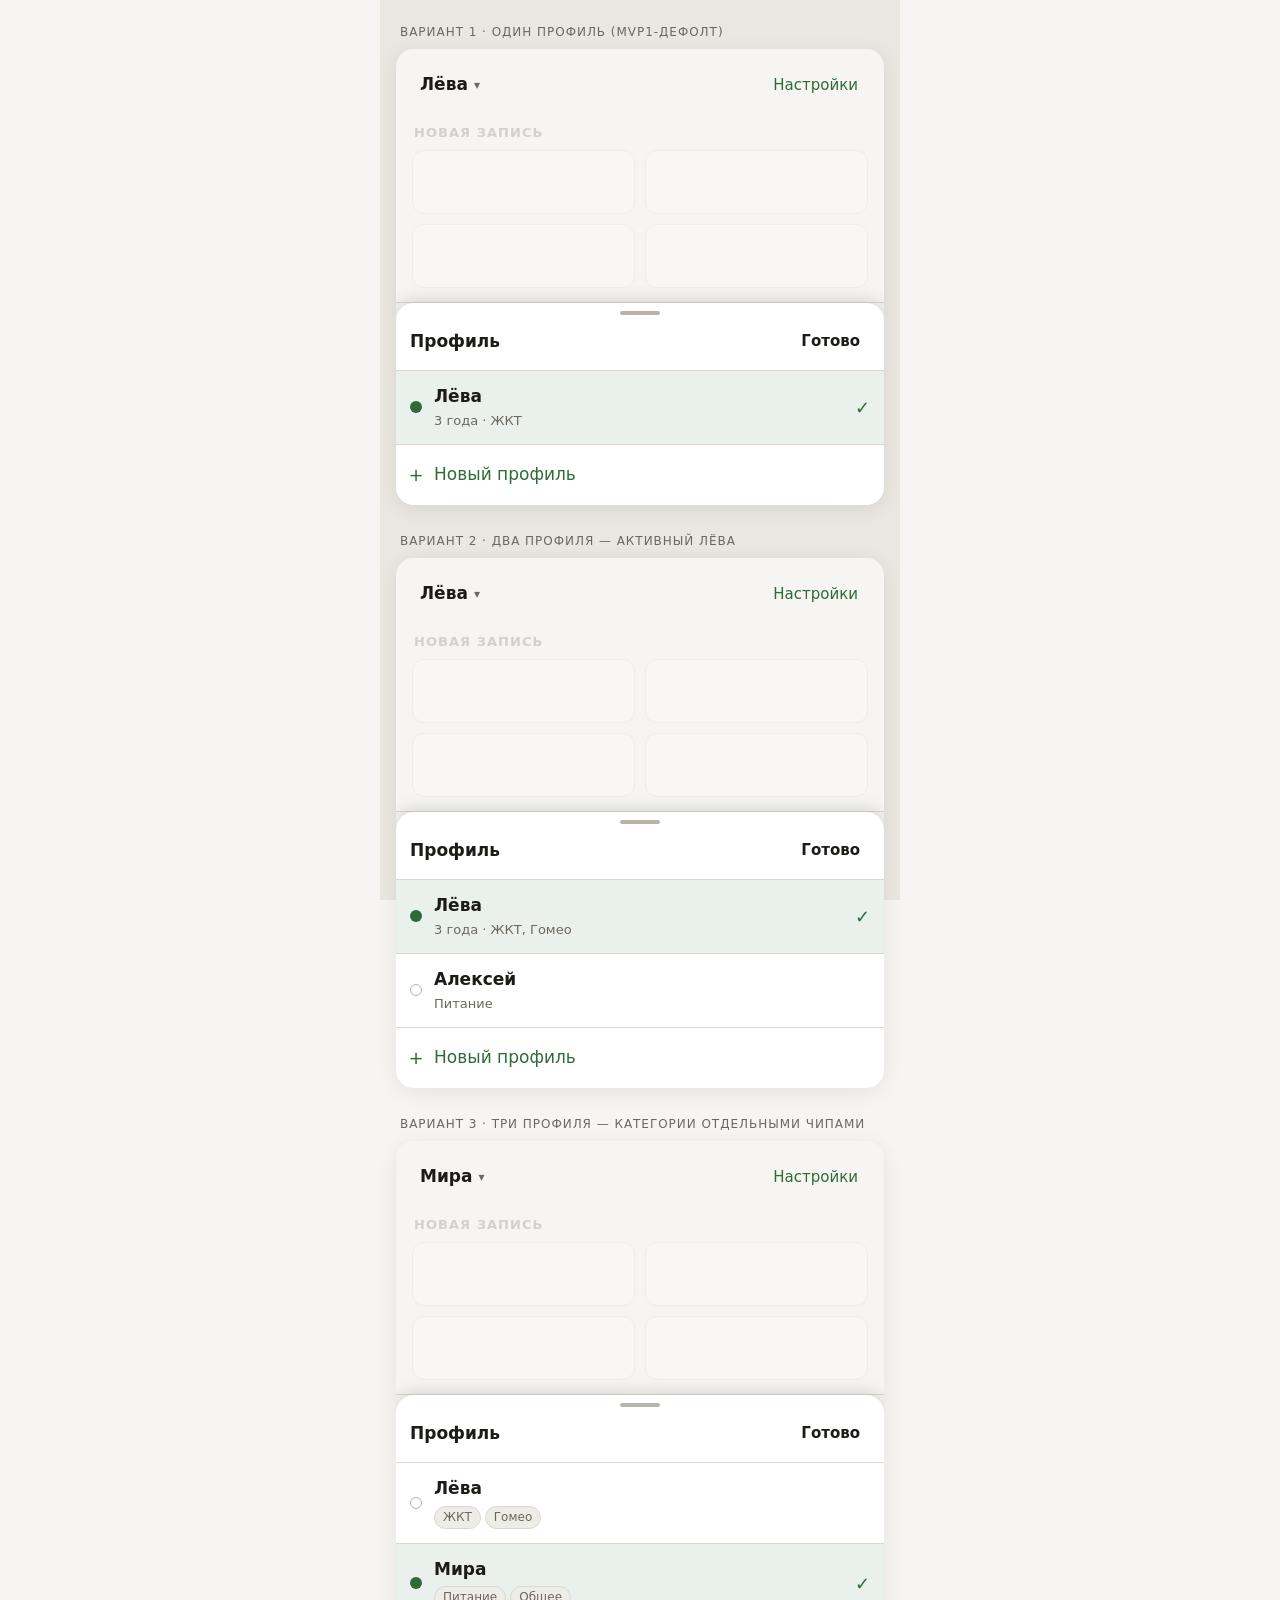
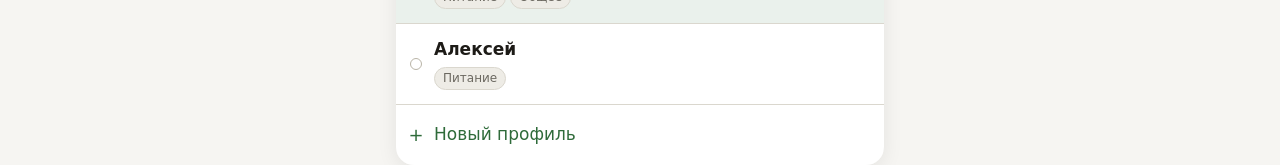
<file: mockups/main-profile-switcher.html>
<!doctype html>
<html lang="ru">
  <head>
    <meta charset="utf-8" />
    <meta name="viewport" content="width=device-width, initial-scale=1, viewport-fit=cover" />
    <title>Sandbox · Переключатель профилей</title>
    <link rel="stylesheet" href="../style.css" />
    <style>
      body {
        background: #e9e7e0;
        padding: 24px 16px 80px;
        max-width: 520px;
        margin: 0 auto;
      }
      .mockup-label {
        font-size: 12px;
        color: var(--ink-muted);
        text-transform: uppercase;
        letter-spacing: 0.08em;
        margin: 28px 0 8px 4px;
      }
      .mockup-label:first-child { margin-top: 0; }
      .mockup {
        background: var(--bg);
        border-radius: 18px;
        padding: 0;
        box-shadow: 0 4px 20px rgba(0, 0, 0, 0.08);
        overflow: hidden;
      }

      /* --- Имитация header'а главного экрана (фон за sheet'ом) --- */
      .main-preview {
        padding: 14px;
        border-bottom: 1px solid var(--border);
        background: var(--bg);
      }
      .main-head {
        display: flex;
        align-items: center;
        justify-content: space-between;
        padding: 4px 2px 8px;
      }
      .profile-switcher {
        display: inline-flex;
        align-items: center;
        gap: 6px;
        padding: 6px 10px 6px 8px;
        border-radius: 10px;
        font-size: 17px;
        font-weight: 600;
        background: transparent;
        border: 0;
        color: var(--ink);
      }
      .profile-switcher:active { background: var(--surface-alt); }
      .profile-switcher .chev {
        font-size: 12px;
        color: var(--ink-muted);
      }
      .settings-link {
        font-size: 15px;
        color: var(--accent);
        padding: 8px 10px;
      }
      .main-ghost {
        opacity: 0.25;
        pointer-events: none;
        padding: 8px 2px 0;
      }
      .main-ghost h2 {
        font-size: 13px;
        text-transform: uppercase;
        letter-spacing: 0.08em;
        color: var(--ink-muted);
        margin: 4px 2px 8px;
      }
      .main-ghost .tile-grid {
        display: grid;
        grid-template-columns: repeat(2, 1fr);
        gap: 10px;
      }
      .main-ghost .tile {
        background: var(--surface);
        border: 1px solid var(--border);
        border-radius: var(--radius);
        padding: 14px;
        min-height: 64px;
      }

      /* --- Sheet (мимикрирует .sheet из style.css, без fullscreen-backdrop) --- */
      .mockup .sheet {
        background: var(--surface);
        border-top-left-radius: 18px;
        border-top-right-radius: 18px;
        box-shadow: 0 -4px 16px rgba(0, 0, 0, 0.12);
        overflow: hidden;
        position: relative;
      }
      .sheet-handle {
        display: flex;
        justify-content: center;
        padding: 8px 0 4px;
      }
      .sheet-handle::before {
        content: "";
        width: 40px; height: 4px;
        border-radius: 999px;
        background: var(--border-strong);
      }
      .sheet-head-ps {
        padding: 6px 14px 12px;
        display: flex;
        align-items: center;
        justify-content: space-between;
        border-bottom: 1px solid var(--border);
      }
      .sheet-head-ps h2 {
        margin: 0;
        font-size: 17px;
      }
      .sheet-head-ps .btn-ghost {
        padding: 6px 10px;
        min-height: 0;
        font-size: 15px;
        border: 0;
      }

      .ps-list {
        display: flex;
        flex-direction: column;
      }
      .ps-row {
        display: flex;
        align-items: center;
        gap: 12px;
        padding: 14px;
        min-height: 60px;
        background: transparent;
        border: 0;
        border-bottom: 1px solid var(--border);
        text-align: left;
        width: 100%;
        cursor: pointer;
      }
      .ps-row:last-child { border-bottom: 0; }
      .ps-row:active { background: var(--surface-alt); }
      .ps-row.active { background: #eaf1ec; }

      .ps-dot {
        width: 12px; height: 12px;
        border-radius: 999px;
        flex: 0 0 auto;
      }
      .ps-dot.on { background: var(--accent); }
      .ps-dot.off {
        background: transparent;
        border: 1.5px solid var(--border-strong);
      }

      .ps-main {
        flex: 1;
        min-width: 0;
        display: flex;
        flex-direction: column;
        gap: 3px;
      }
      .ps-name {
        font-size: 17px;
        font-weight: 600;
      }
      .ps-sub {
        font-size: 13px;
        color: var(--ink-muted);
      }
      .ps-check {
        color: var(--accent);
        font-size: 18px;
      }

      .ps-row.add {
        color: var(--accent);
        font-weight: 500;
      }
      .ps-row.add .ps-name {
        color: var(--accent);
        font-weight: 500;
      }
      .ps-plus {
        width: 12px; height: 12px;
        display: inline-flex;
        align-items: center;
        justify-content: center;
        color: var(--accent);
        font-size: 18px;
        line-height: 1;
      }

      /* крошка категорий в sub-строке */
      .cat-chips {
        display: flex;
        flex-wrap: wrap;
        gap: 4px;
        margin-top: 2px;
      }
      .cat-chip {
        font-size: 12px;
        color: var(--ink-muted);
        background: var(--surface-alt);
        border: 1px solid var(--border);
        padding: 2px 8px;
        border-radius: 999px;
      }
    </style>
  </head>
  <body>

    <!-- ====================================================================
         Вариант 1 — Один профиль (MVP1-дефолт)
         ==================================================================== -->
    <div class="mockup-label">Вариант 1 · Один профиль (MVP1-дефолт)</div>
    <div class="mockup">
      <!-- фон: головной экран приглушённо -->
      <div class="main-preview">
        <header class="main-head">
          <button class="profile-switcher" type="button">
            Лёва <span class="chev" aria-hidden="true">▾</span>
          </button>
          <button class="settings-link" type="button">Настройки</button>
        </header>
        <div class="main-ghost">
          <h2>Новая запись</h2>
          <div class="tile-grid">
            <div class="tile"></div>
            <div class="tile"></div>
            <div class="tile"></div>
            <div class="tile"></div>
          </div>
        </div>
      </div>

      <div class="sheet">
        <div class="sheet-handle" aria-hidden="true"></div>
        <header class="sheet-head-ps">
          <h2>Профиль</h2>
          <button class="btn-ghost" type="button">Готово</button>
        </header>

        <div class="ps-list">
          <button class="ps-row active" type="button">
            <span class="ps-dot on" aria-hidden="true"></span>
            <div class="ps-main">
              <span class="ps-name">Лёва</span>
              <span class="ps-sub">3 года · ЖКТ</span>
            </div>
            <span class="ps-check" aria-hidden="true">✓</span>
          </button>
          <button class="ps-row add" type="button">
            <span class="ps-plus" aria-hidden="true">+</span>
            <div class="ps-main">
              <span class="ps-name">Новый профиль</span>
            </div>
          </button>
        </div>
      </div>
    </div>

    <!-- ====================================================================
         Вариант 2 — Два профиля (Лёва активный + Алексей)
         ==================================================================== -->
    <div class="mockup-label">Вариант 2 · Два профиля — активный Лёва</div>
    <div class="mockup">
      <div class="main-preview">
        <header class="main-head">
          <button class="profile-switcher" type="button">
            Лёва <span class="chev" aria-hidden="true">▾</span>
          </button>
          <button class="settings-link" type="button">Настройки</button>
        </header>
        <div class="main-ghost">
          <h2>Новая запись</h2>
          <div class="tile-grid">
            <div class="tile"></div>
            <div class="tile"></div>
            <div class="tile"></div>
            <div class="tile"></div>
          </div>
        </div>
      </div>

      <div class="sheet">
        <div class="sheet-handle" aria-hidden="true"></div>
        <header class="sheet-head-ps">
          <h2>Профиль</h2>
          <button class="btn-ghost" type="button">Готово</button>
        </header>

        <div class="ps-list">
          <button class="ps-row active" type="button">
            <span class="ps-dot on" aria-hidden="true"></span>
            <div class="ps-main">
              <span class="ps-name">Лёва</span>
              <span class="ps-sub">3 года · ЖКТ, Гомео</span>
            </div>
            <span class="ps-check" aria-hidden="true">✓</span>
          </button>
          <button class="ps-row" type="button">
            <span class="ps-dot off" aria-hidden="true"></span>
            <div class="ps-main">
              <span class="ps-name">Алексей</span>
              <span class="ps-sub">Питание</span>
            </div>
          </button>
          <button class="ps-row add" type="button">
            <span class="ps-plus" aria-hidden="true">+</span>
            <div class="ps-main">
              <span class="ps-name">Новый профиль</span>
            </div>
          </button>
        </div>
      </div>
    </div>

    <!-- ====================================================================
         Вариант 3 — Три профиля с категориями как chip'ы
         ==================================================================== -->
    <div class="mockup-label">Вариант 3 · Три профиля — категории отдельными чипами</div>
    <div class="mockup">
      <div class="main-preview">
        <header class="main-head">
          <button class="profile-switcher" type="button">
            Мира <span class="chev" aria-hidden="true">▾</span>
          </button>
          <button class="settings-link" type="button">Настройки</button>
        </header>
        <div class="main-ghost">
          <h2>Новая запись</h2>
          <div class="tile-grid">
            <div class="tile"></div>
            <div class="tile"></div>
            <div class="tile"></div>
            <div class="tile"></div>
          </div>
        </div>
      </div>

      <div class="sheet">
        <div class="sheet-handle" aria-hidden="true"></div>
        <header class="sheet-head-ps">
          <h2>Профиль</h2>
          <button class="btn-ghost" type="button">Готово</button>
        </header>

        <div class="ps-list">
          <button class="ps-row" type="button">
            <span class="ps-dot off" aria-hidden="true"></span>
            <div class="ps-main">
              <span class="ps-name">Лёва</span>
              <div class="cat-chips">
                <span class="cat-chip">ЖКТ</span>
                <span class="cat-chip">Гомео</span>
              </div>
            </div>
          </button>
          <button class="ps-row active" type="button">
            <span class="ps-dot on" aria-hidden="true"></span>
            <div class="ps-main">
              <span class="ps-name">Мира</span>
              <div class="cat-chips">
                <span class="cat-chip">Питание</span>
                <span class="cat-chip">Общее</span>
              </div>
            </div>
            <span class="ps-check" aria-hidden="true">✓</span>
          </button>
          <button class="ps-row" type="button">
            <span class="ps-dot off" aria-hidden="true"></span>
            <div class="ps-main">
              <span class="ps-name">Алексей</span>
              <div class="cat-chips">
                <span class="cat-chip">Питание</span>
              </div>
            </div>
          </button>
          <button class="ps-row add" type="button">
            <span class="ps-plus" aria-hidden="true">+</span>
            <div class="ps-main">
              <span class="ps-name">Новый профиль</span>
            </div>
          </button>
        </div>
      </div>
    </div>

  </body>
</html>
</file>
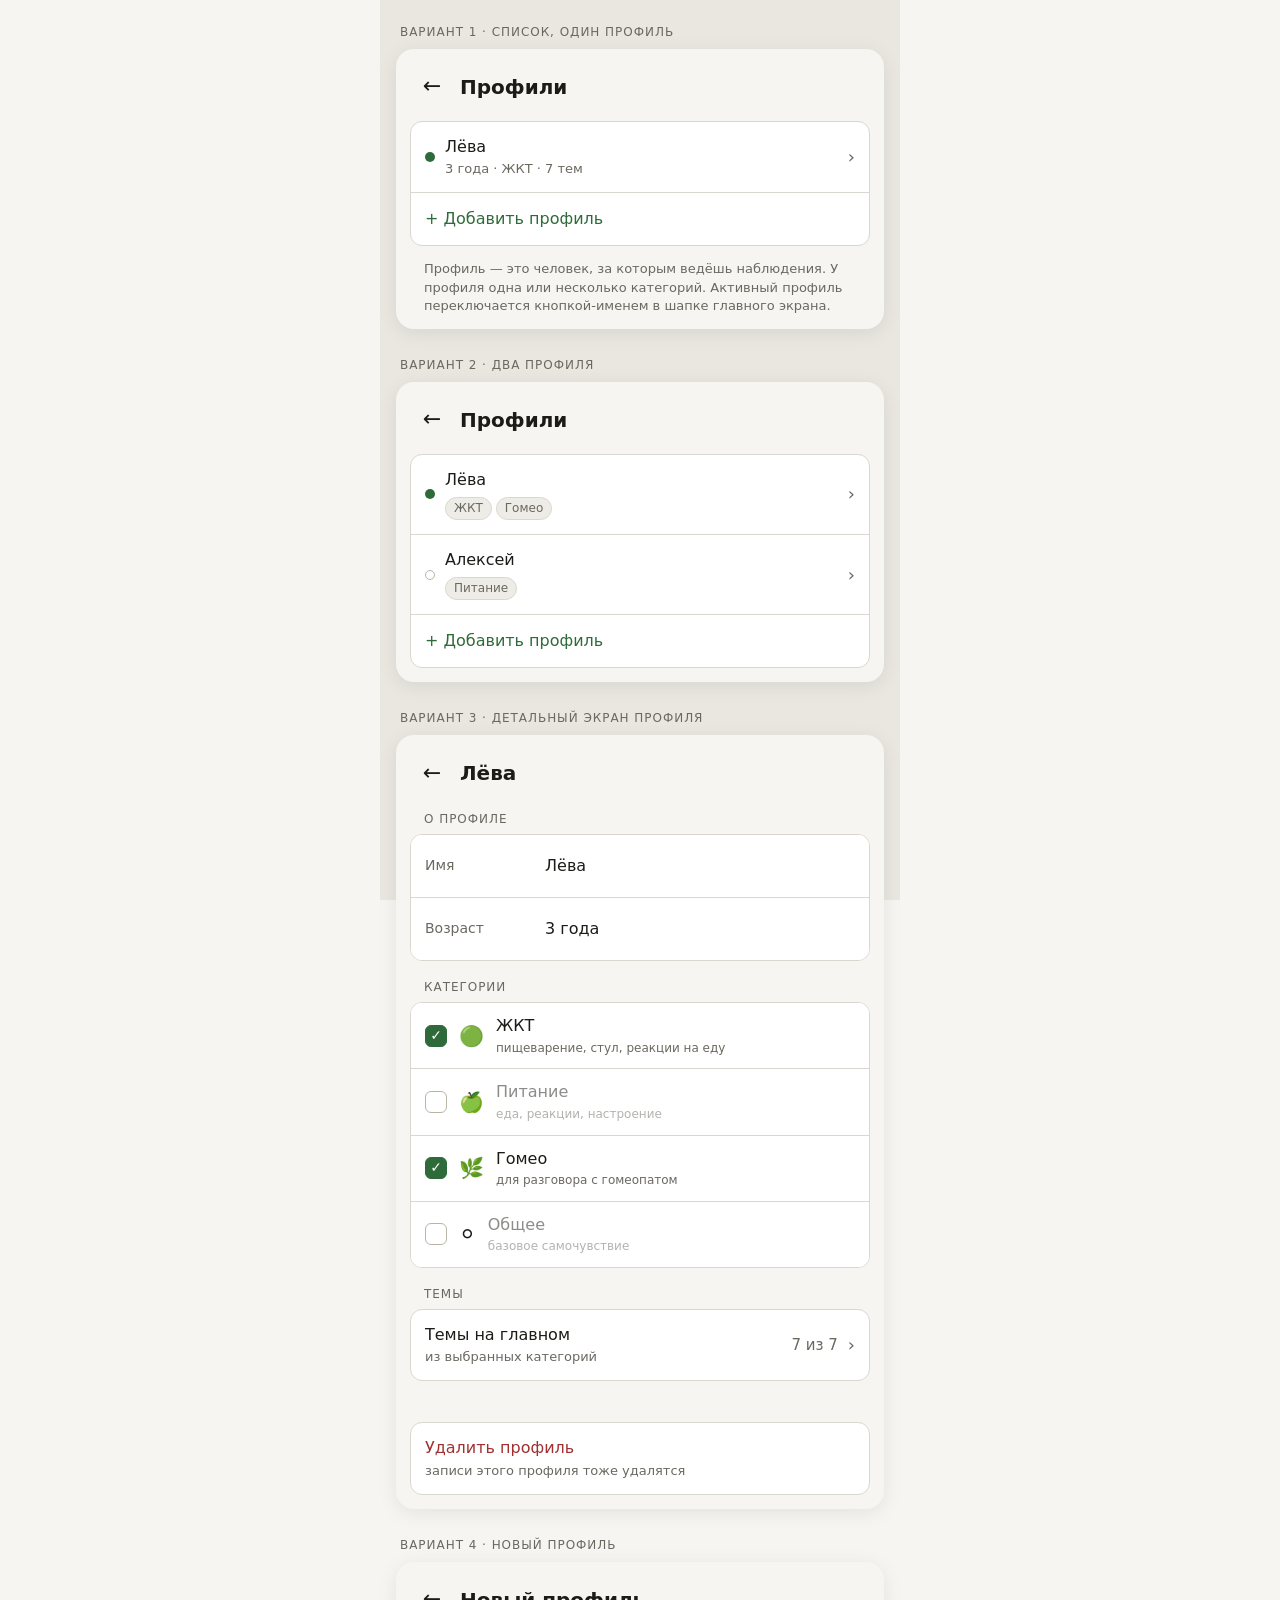
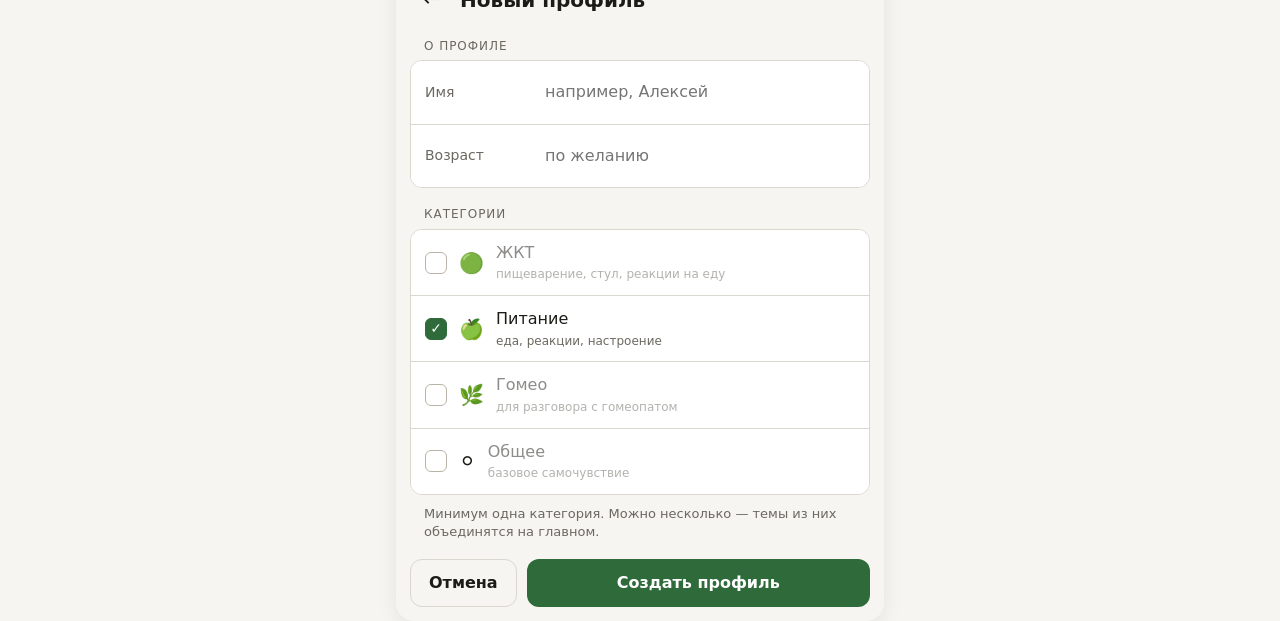
<file: mockups/settings-profiles.html>
<!doctype html>
<html lang="ru">
  <head>
    <meta charset="utf-8" />
    <meta name="viewport" content="width=device-width, initial-scale=1, viewport-fit=cover" />
    <title>Sandbox · Профили</title>
    <link rel="stylesheet" href="../style.css" />
    <style>
      body {
        background: #e9e7e0;
        padding: 24px 16px 80px;
        max-width: 520px;
        margin: 0 auto;
      }
      .mockup-label {
        font-size: 12px;
        color: var(--ink-muted);
        text-transform: uppercase;
        letter-spacing: 0.08em;
        margin: 28px 0 8px 4px;
      }
      .mockup-label:first-child { margin-top: 0; }
      .mockup {
        background: var(--bg);
        border-radius: 18px;
        padding: 14px;
        box-shadow: 0 4px 20px rgba(0, 0, 0, 0.08);
      }

      .sg-label {
        font-size: 12px;
        text-transform: uppercase;
        letter-spacing: 0.08em;
        color: var(--ink-muted);
        margin: 18px 14px 6px;
      }
      .sg-label:first-of-type { margin-top: 4px; }
      .sg-group {
        background: var(--surface);
        border: 1px solid var(--border);
        border-radius: var(--radius);
        overflow: hidden;
      }
      .sg-row {
        display: flex;
        align-items: center;
        gap: 10px;
        padding: 14px;
        min-height: 52px;
        border-bottom: 1px solid var(--border);
        text-align: left;
        width: 100%;
        background: transparent;
        cursor: pointer;
      }
      .sg-row:last-child { border-bottom: 0; }
      .sg-row:active { background: var(--surface-alt); }
      .sg-row-main { flex: 1; min-width: 0; display: flex; flex-direction: column; gap: 2px; }
      .sg-row-title { font-size: 16px; color: var(--ink); }
      .sg-row-sub { font-size: 13px; color: var(--ink-muted); }
      .sg-row-value { font-size: 15px; color: var(--ink-muted); }
      .sg-row-chev { color: var(--ink-muted); font-size: 18px; line-height: 1; }
      .sg-row.danger .sg-row-title { color: var(--danger); }
      .sg-row.add .sg-row-title { color: var(--accent); }

      .sg-dot {
        width: 10px; height: 10px;
        border-radius: 999px;
        flex: 0 0 auto;
      }
      .sg-dot.on { background: var(--accent); }
      .sg-dot.off {
        background: transparent;
        border: 1.5px solid var(--border-strong);
      }

      .sub-head {
        display: flex;
        align-items: center;
        gap: 8px;
        padding: 4px 2px 14px;
      }
      .sub-head h1 { margin: 0; font-size: 20px; flex: 1; }
      .btn-back {
        width: 40px; height: 40px;
        font-size: 22px;
        border-radius: 10px;
      }
      .btn-back:active { background: var(--surface-alt); }

      /* --- форма в шапке детального экрана --- */
      .sg-input-row {
        display: flex;
        align-items: center;
        gap: 10px;
        padding: 12px 14px;
        min-height: 52px;
        border-bottom: 1px solid var(--border);
      }
      .sg-input-row:last-child { border-bottom: 0; }
      .sg-input-row .lbl {
        flex: 0 0 100px;
        font-size: 14px;
        color: var(--ink-muted);
      }
      .sg-input-row input[type="text"],
      .sg-input-row input[type="number"] {
        flex: 1;
        padding: 8px 10px;
        border: 0;
        background: transparent;
        font-size: 16px;
        min-height: 32px;
      }
      .sg-input-row input:focus { outline: 2px solid var(--focus); outline-offset: 2px; border-radius: 6px; }

      /* --- multi-checkbox список категорий --- */
      .cat-row {
        display: flex;
        align-items: center;
        gap: 12px;
        padding: 12px 14px;
        min-height: 56px;
        border-bottom: 1px solid var(--border);
        background: var(--surface);
        text-align: left;
        width: 100%;
        cursor: pointer;
      }
      .cat-row:last-child { border-bottom: 0; }
      .cat-row:active { background: var(--surface-alt); }
      .cat-row.off .cat-main { opacity: 0.5; }

      .cat-check {
        width: 22px; height: 22px;
        border-radius: 6px;
        border: 1.5px solid var(--border-strong);
        flex: 0 0 auto;
        display: inline-flex;
        align-items: center;
        justify-content: center;
        background: var(--surface);
        color: var(--accent-ink);
        font-size: 14px;
      }
      .cat-check.on {
        background: var(--accent);
        border-color: var(--accent);
      }
      .cat-check.on::before { content: "✓"; }

      .cat-icon { font-size: 20px; flex: 0 0 auto; }
      .cat-main {
        flex: 1;
        min-width: 0;
        display: flex;
        flex-direction: column;
        gap: 2px;
      }
      .cat-label { font-size: 16px; font-weight: 500; }
      .cat-sub { font-size: 12px; color: var(--ink-muted); }

      /* крошка категорий в sub-строке списка */
      .cat-chips {
        display: flex;
        flex-wrap: wrap;
        gap: 4px;
      }
      .cat-chip {
        font-size: 12px;
        color: var(--ink-muted);
        background: var(--surface-alt);
        border: 1px solid var(--border);
        padding: 2px 8px;
        border-radius: 999px;
      }
    </style>
  </head>
  <body>

    <!-- ====================================================================
         Вариант 1 — Список, один профиль
         ==================================================================== -->
    <div class="mockup-label">Вариант 1 · Список, один профиль</div>
    <div class="mockup">
      <header class="sub-head">
        <button class="btn-back" type="button">←</button>
        <h1>Профили</h1>
      </header>

      <div class="sg-group">
        <button class="sg-row" type="button">
          <span class="sg-dot on" aria-hidden="true"></span>
          <div class="sg-row-main">
            <span class="sg-row-title">Лёва</span>
            <span class="sg-row-sub">3 года · ЖКТ · 7 тем</span>
          </div>
          <span class="sg-row-chev" aria-hidden="true">›</span>
        </button>
        <button class="sg-row add" type="button">
          <div class="sg-row-main">
            <span class="sg-row-title">+ Добавить профиль</span>
          </div>
        </button>
      </div>

      <p class="muted" style="margin: 14px 14px 0; font-size: 13px;">
        Профиль — это человек, за которым ведёшь наблюдения. У профиля одна или несколько категорий.
        Активный профиль переключается кнопкой-именем в шапке главного экрана.
      </p>
    </div>

    <!-- ====================================================================
         Вариант 2 — Два профиля
         ==================================================================== -->
    <div class="mockup-label">Вариант 2 · Два профиля</div>
    <div class="mockup">
      <header class="sub-head">
        <button class="btn-back" type="button">←</button>
        <h1>Профили</h1>
      </header>

      <div class="sg-group">
        <button class="sg-row" type="button">
          <span class="sg-dot on" aria-hidden="true"></span>
          <div class="sg-row-main">
            <span class="sg-row-title">Лёва</span>
            <div class="cat-chips" style="margin-top: 4px">
              <span class="cat-chip">ЖКТ</span>
              <span class="cat-chip">Гомео</span>
            </div>
          </div>
          <span class="sg-row-chev" aria-hidden="true">›</span>
        </button>
        <button class="sg-row" type="button">
          <span class="sg-dot off" aria-hidden="true"></span>
          <div class="sg-row-main">
            <span class="sg-row-title">Алексей</span>
            <div class="cat-chips" style="margin-top: 4px">
              <span class="cat-chip">Питание</span>
            </div>
          </div>
          <span class="sg-row-chev" aria-hidden="true">›</span>
        </button>
        <button class="sg-row add" type="button">
          <div class="sg-row-main">
            <span class="sg-row-title">+ Добавить профиль</span>
          </div>
        </button>
      </div>
    </div>

    <!-- ====================================================================
         Вариант 3 — Детальный экран профиля: имя, возраст, multi-категории
         ==================================================================== -->
    <div class="mockup-label">Вариант 3 · Детальный экран профиля</div>
    <div class="mockup">
      <header class="sub-head">
        <button class="btn-back" type="button">←</button>
        <h1>Лёва</h1>
      </header>

      <div class="sg-label">О профиле</div>
      <div class="sg-group">
        <div class="sg-input-row">
          <span class="lbl">Имя</span>
          <input type="text" value="Лёва" />
        </div>
        <div class="sg-input-row">
          <span class="lbl">Возраст</span>
          <input type="text" value="3 года" />
        </div>
      </div>

      <div class="sg-label">Категории</div>
      <div class="sg-group">
        <div class="cat-row">
          <span class="cat-check on" aria-hidden="true"></span>
          <span class="cat-icon">🟢</span>
          <div class="cat-main">
            <span class="cat-label">ЖКТ</span>
            <span class="cat-sub">пищеварение, стул, реакции на еду</span>
          </div>
        </div>
        <div class="cat-row off">
          <span class="cat-check" aria-hidden="true"></span>
          <span class="cat-icon">🍏</span>
          <div class="cat-main">
            <span class="cat-label">Питание</span>
            <span class="cat-sub">еда, реакции, настроение</span>
          </div>
        </div>
        <div class="cat-row">
          <span class="cat-check on" aria-hidden="true"></span>
          <span class="cat-icon">🌿</span>
          <div class="cat-main">
            <span class="cat-label">Гомео</span>
            <span class="cat-sub">для разговора с гомеопатом</span>
          </div>
        </div>
        <div class="cat-row off">
          <span class="cat-check" aria-hidden="true"></span>
          <span class="cat-icon">⚪</span>
          <div class="cat-main">
            <span class="cat-label">Общее</span>
            <span class="cat-sub">базовое самочувствие</span>
          </div>
        </div>
      </div>

      <div class="sg-label">Темы</div>
      <div class="sg-group">
        <button class="sg-row" type="button">
          <div class="sg-row-main">
            <span class="sg-row-title">Темы на главном</span>
            <span class="sg-row-sub">из выбранных категорий</span>
          </div>
          <span class="sg-row-value">7 из 7</span>
          <span class="sg-row-chev" aria-hidden="true">›</span>
        </button>
      </div>

      <div class="sg-label" style="visibility: hidden">&nbsp;</div>
      <div class="sg-group">
        <button class="sg-row danger" type="button">
          <div class="sg-row-main">
            <span class="sg-row-title">Удалить профиль</span>
            <span class="sg-row-sub">записи этого профиля тоже удалятся</span>
          </div>
        </button>
      </div>
    </div>

    <!-- ====================================================================
         Вариант 4 — Добавление нового профиля
         ==================================================================== -->
    <div class="mockup-label">Вариант 4 · Новый профиль</div>
    <div class="mockup">
      <header class="sub-head">
        <button class="btn-back" type="button">←</button>
        <h1>Новый профиль</h1>
      </header>

      <div class="sg-label">О профиле</div>
      <div class="sg-group">
        <div class="sg-input-row">
          <span class="lbl">Имя</span>
          <input type="text" placeholder="например, Алексей" />
        </div>
        <div class="sg-input-row">
          <span class="lbl">Возраст</span>
          <input type="text" placeholder="по желанию" />
        </div>
      </div>

      <div class="sg-label">Категории</div>
      <div class="sg-group">
        <div class="cat-row off">
          <span class="cat-check" aria-hidden="true"></span>
          <span class="cat-icon">🟢</span>
          <div class="cat-main">
            <span class="cat-label">ЖКТ</span>
            <span class="cat-sub">пищеварение, стул, реакции на еду</span>
          </div>
        </div>
        <div class="cat-row">
          <span class="cat-check on" aria-hidden="true"></span>
          <span class="cat-icon">🍏</span>
          <div class="cat-main">
            <span class="cat-label">Питание</span>
            <span class="cat-sub">еда, реакции, настроение</span>
          </div>
        </div>
        <div class="cat-row off">
          <span class="cat-check" aria-hidden="true"></span>
          <span class="cat-icon">🌿</span>
          <div class="cat-main">
            <span class="cat-label">Гомео</span>
            <span class="cat-sub">для разговора с гомеопатом</span>
          </div>
        </div>
        <div class="cat-row off">
          <span class="cat-check" aria-hidden="true"></span>
          <span class="cat-icon">⚪</span>
          <div class="cat-main">
            <span class="cat-label">Общее</span>
            <span class="cat-sub">базовое самочувствие</span>
          </div>
        </div>
      </div>

      <p class="muted" style="margin: 10px 14px 0; font-size: 13px;">
        Минимум одна категория. Можно несколько — темы из них объединятся на главном.
      </p>

      <div style="display: flex; gap: 10px; margin-top: 18px">
        <button class="btn-ghost" type="button">Отмена</button>
        <button class="btn-primary" type="button" style="flex: 1">Создать профиль</button>
      </div>
    </div>

  </body>
</html>
</file>
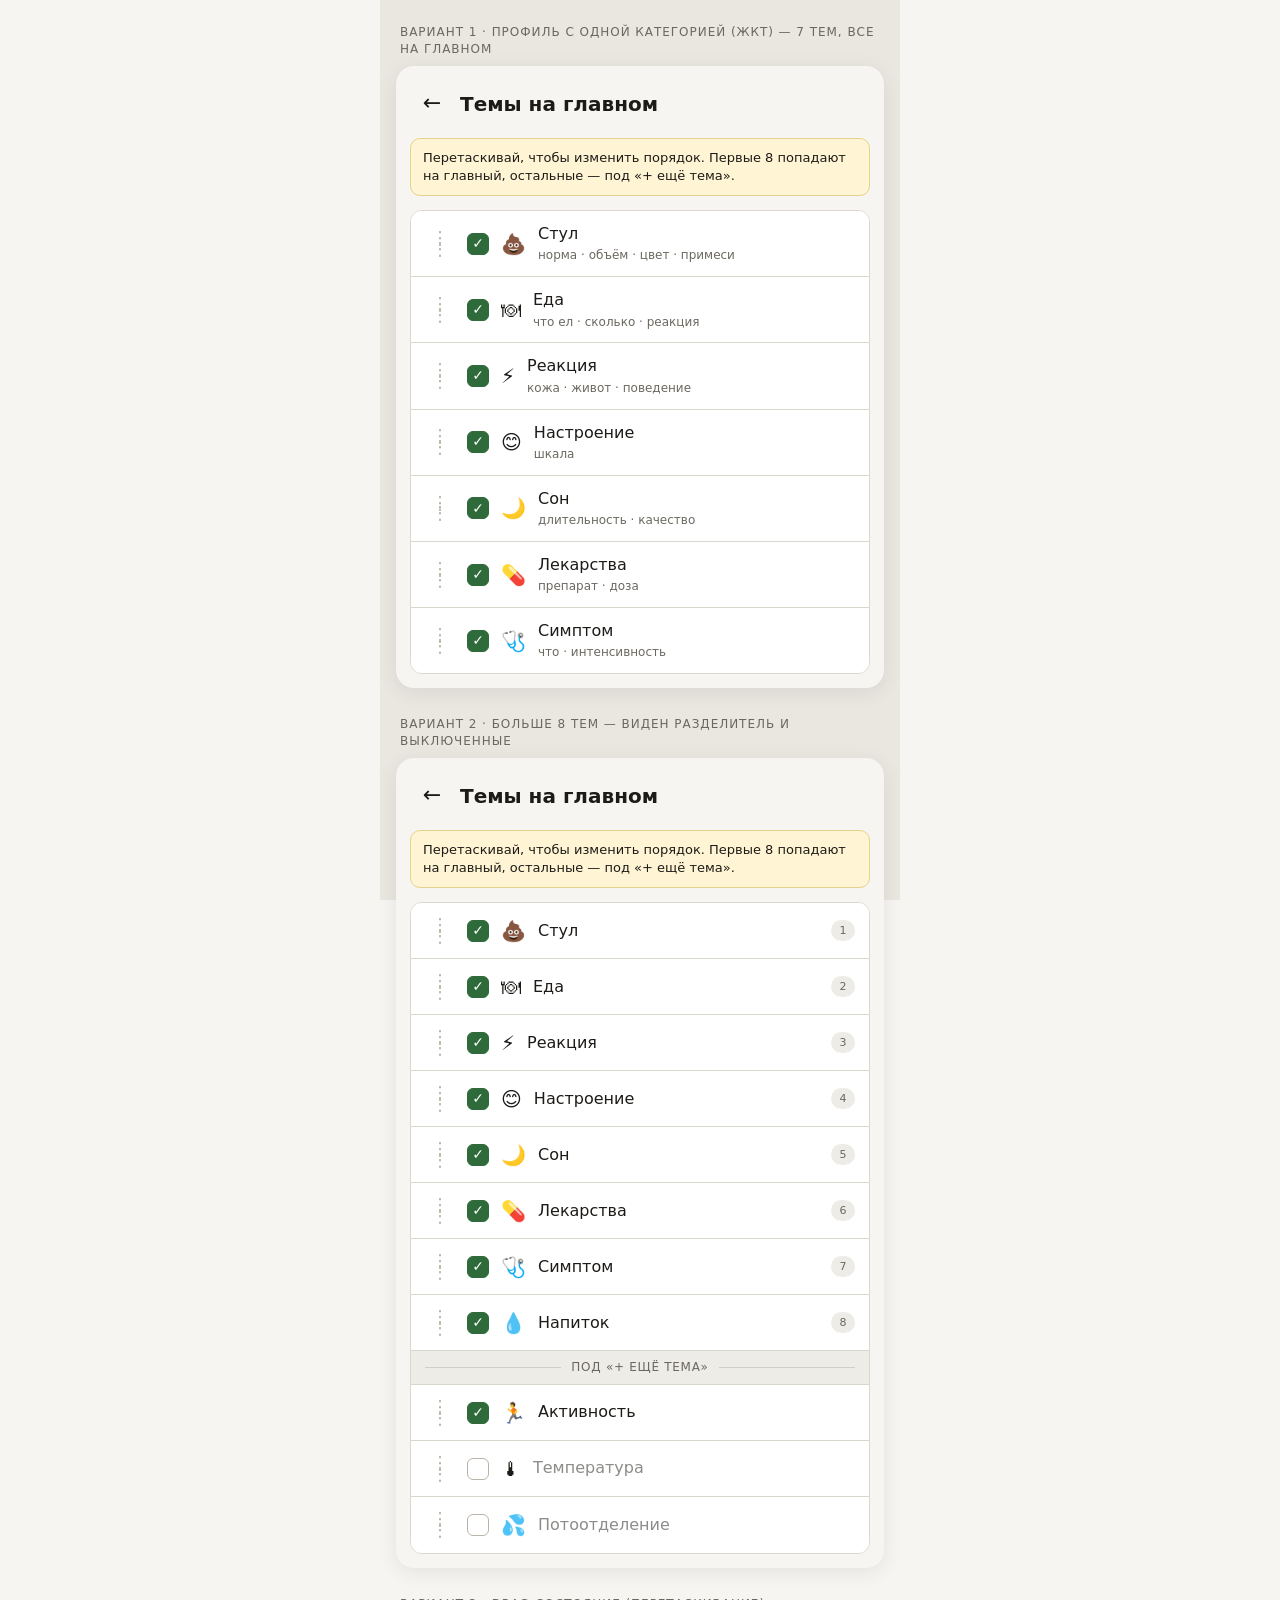
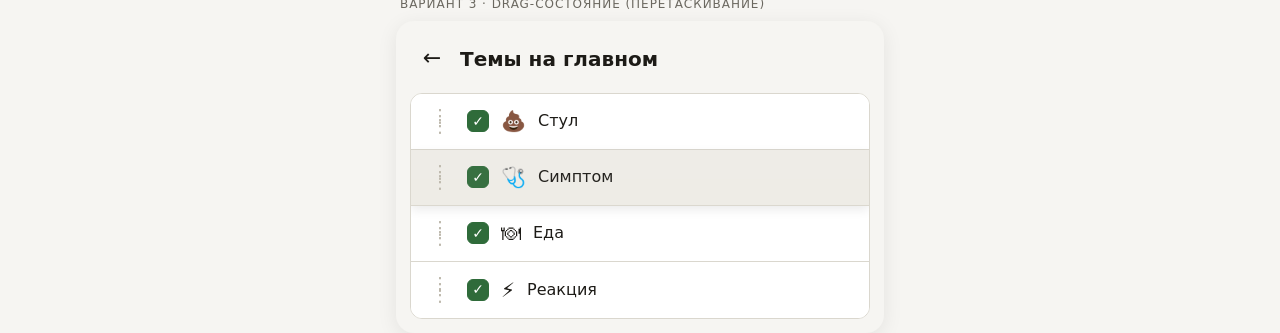
<file: mockups/settings-tags.html>
<!doctype html>
<html lang="ru">
  <head>
    <meta charset="utf-8" />
    <meta name="viewport" content="width=device-width, initial-scale=1, viewport-fit=cover" />
    <title>Sandbox · Темы на главном</title>
    <link rel="stylesheet" href="../style.css" />
    <style>
      body {
        background: #e9e7e0;
        padding: 24px 16px 80px;
        max-width: 520px;
        margin: 0 auto;
      }
      .mockup-label {
        font-size: 12px;
        color: var(--ink-muted);
        text-transform: uppercase;
        letter-spacing: 0.08em;
        margin: 28px 0 8px 4px;
      }
      .mockup-label:first-child { margin-top: 0; }
      .mockup {
        background: var(--bg);
        border-radius: 18px;
        padding: 14px;
        box-shadow: 0 4px 20px rgba(0, 0, 0, 0.08);
      }

      .sub-head {
        display: flex;
        align-items: center;
        gap: 8px;
        padding: 4px 2px 14px;
      }
      .sub-head h1 { margin: 0; font-size: 20px; flex: 1; }
      .btn-back {
        width: 40px; height: 40px;
        font-size: 22px;
        border-radius: 10px;
      }
      .btn-back:active { background: var(--surface-alt); }

      .tag-hint {
        padding: 10px 12px;
        background: #fff4d4;
        border: 1px solid #e6d28a;
        border-radius: 10px;
        font-size: 13px;
        color: var(--ink);
        margin-bottom: 14px;
      }

      /* Список тэгов с drag-handle и чекбоксом */
      .tag-list {
        background: var(--surface);
        border: 1px solid var(--border);
        border-radius: var(--radius);
        overflow: hidden;
      }
      .tag-row {
        display: flex;
        align-items: center;
        gap: 12px;
        padding: 12px 14px;
        min-height: 56px;
        border-bottom: 1px solid var(--border);
        background: var(--surface);
      }
      .tag-row:last-child { border-bottom: 0; }
      .tag-row.dragging {
        background: var(--surface-alt);
        box-shadow: 0 4px 10px rgba(0,0,0,0.08);
        opacity: 0.96;
      }
      .tag-row.off .tag-row-main { opacity: 0.5; }

      .drag-handle {
        display: inline-flex;
        flex-direction: column;
        align-items: center;
        gap: 2px;
        color: var(--border-strong);
        font-size: 18px;
        line-height: 0.6;
        cursor: grab;
        padding: 4px 6px;
        user-select: none;
      }
      .drag-handle:active { cursor: grabbing; }

      .tag-check {
        width: 22px; height: 22px;
        border-radius: 6px;
        border: 1.5px solid var(--border-strong);
        flex: 0 0 auto;
        display: inline-flex;
        align-items: center;
        justify-content: center;
        background: var(--surface);
        color: var(--accent-ink);
        font-size: 14px;
      }
      .tag-check.on {
        background: var(--accent);
        border-color: var(--accent);
      }
      .tag-check.on::before { content: "✓"; }

      .tag-icon { font-size: 20px; flex: 0 0 auto; }

      .tag-row-main {
        flex: 1;
        min-width: 0;
        display: flex;
        flex-direction: column;
        gap: 2px;
      }
      .tag-row-label { font-size: 16px; font-weight: 500; }
      .tag-row-sub { font-size: 12px; color: var(--ink-muted); }

      .tag-row-badge {
        font-size: 11px;
        text-transform: uppercase;
        letter-spacing: 0.05em;
        color: var(--ink-muted);
        background: var(--surface-alt);
        padding: 3px 8px;
        border-radius: 999px;
      }

      /* Разделитель 8-го тэга */
      .cutoff {
        display: flex;
        align-items: center;
        gap: 10px;
        padding: 8px 14px;
        background: var(--surface-alt);
        border-bottom: 1px solid var(--border);
        font-size: 12px;
        text-transform: uppercase;
        letter-spacing: 0.06em;
        color: var(--ink-muted);
      }
      .cutoff::before, .cutoff::after {
        content: "";
        flex: 1;
        height: 1px;
        background: var(--border-strong);
        opacity: 0.5;
      }
    </style>
  </head>
  <body>

    <!-- ====================================================================
         Вариант 1 — Дефолт ЖКТ (7 тэгов, все включены, граница 8 не достигнута)
         ==================================================================== -->
    <div class="mockup-label">Вариант 1 · Профиль с одной категорией (ЖКТ) — 7 тем, все на главном</div>
    <div class="mockup">
      <header class="sub-head">
        <button class="btn-back" type="button">←</button>
        <h1>Темы на главном</h1>
      </header>

      <div class="tag-hint">
        Перетаскивай, чтобы изменить порядок. Первые 8 попадают на главный, остальные — под «+ ещё тема».
      </div>

      <div class="tag-list">
        <div class="tag-row">
          <span class="drag-handle" aria-hidden="true">⋮<br/>⋮</span>
          <span class="tag-check on" aria-hidden="true"></span>
          <span class="tag-icon">💩</span>
          <div class="tag-row-main">
            <span class="tag-row-label">Стул</span>
            <span class="tag-row-sub">норма · объём · цвет · примеси</span>
          </div>
        </div>
        <div class="tag-row">
          <span class="drag-handle" aria-hidden="true">⋮<br/>⋮</span>
          <span class="tag-check on" aria-hidden="true"></span>
          <span class="tag-icon">🍽</span>
          <div class="tag-row-main">
            <span class="tag-row-label">Еда</span>
            <span class="tag-row-sub">что ел · сколько · реакция</span>
          </div>
        </div>
        <div class="tag-row">
          <span class="drag-handle" aria-hidden="true">⋮<br/>⋮</span>
          <span class="tag-check on" aria-hidden="true"></span>
          <span class="tag-icon">⚡</span>
          <div class="tag-row-main">
            <span class="tag-row-label">Реакция</span>
            <span class="tag-row-sub">кожа · живот · поведение</span>
          </div>
        </div>
        <div class="tag-row">
          <span class="drag-handle" aria-hidden="true">⋮<br/>⋮</span>
          <span class="tag-check on" aria-hidden="true"></span>
          <span class="tag-icon">😊</span>
          <div class="tag-row-main">
            <span class="tag-row-label">Настроение</span>
            <span class="tag-row-sub">шкала</span>
          </div>
        </div>
        <div class="tag-row">
          <span class="drag-handle" aria-hidden="true">⋮<br/>⋮</span>
          <span class="tag-check on" aria-hidden="true"></span>
          <span class="tag-icon">🌙</span>
          <div class="tag-row-main">
            <span class="tag-row-label">Сон</span>
            <span class="tag-row-sub">длительность · качество</span>
          </div>
        </div>
        <div class="tag-row">
          <span class="drag-handle" aria-hidden="true">⋮<br/>⋮</span>
          <span class="tag-check on" aria-hidden="true"></span>
          <span class="tag-icon">💊</span>
          <div class="tag-row-main">
            <span class="tag-row-label">Лекарства</span>
            <span class="tag-row-sub">препарат · доза</span>
          </div>
        </div>
        <div class="tag-row">
          <span class="drag-handle" aria-hidden="true">⋮<br/>⋮</span>
          <span class="tag-check on" aria-hidden="true"></span>
          <span class="tag-icon">🩺</span>
          <div class="tag-row-main">
            <span class="tag-row-label">Симптом</span>
            <span class="tag-row-sub">что · интенсивность</span>
          </div>
        </div>
      </div>
    </div>

    <!-- ====================================================================
         Вариант 2 — Много тэгов: виден разделитель после 8-го, часть выключена
         ==================================================================== -->
    <div class="mockup-label">Вариант 2 · Больше 8 тем — виден разделитель и выключенные</div>
    <div class="mockup">
      <header class="sub-head">
        <button class="btn-back" type="button">←</button>
        <h1>Темы на главном</h1>
      </header>

      <div class="tag-hint">
        Перетаскивай, чтобы изменить порядок. Первые 8 попадают на главный, остальные — под «+ ещё тема».
      </div>

      <div class="tag-list">
        <div class="tag-row">
          <span class="drag-handle" aria-hidden="true">⋮<br/>⋮</span>
          <span class="tag-check on" aria-hidden="true"></span>
          <span class="tag-icon">💩</span>
          <div class="tag-row-main"><span class="tag-row-label">Стул</span></div>
          <span class="tag-row-badge">1</span>
        </div>
        <div class="tag-row">
          <span class="drag-handle" aria-hidden="true">⋮<br/>⋮</span>
          <span class="tag-check on" aria-hidden="true"></span>
          <span class="tag-icon">🍽</span>
          <div class="tag-row-main"><span class="tag-row-label">Еда</span></div>
          <span class="tag-row-badge">2</span>
        </div>
        <div class="tag-row">
          <span class="drag-handle" aria-hidden="true">⋮<br/>⋮</span>
          <span class="tag-check on" aria-hidden="true"></span>
          <span class="tag-icon">⚡</span>
          <div class="tag-row-main"><span class="tag-row-label">Реакция</span></div>
          <span class="tag-row-badge">3</span>
        </div>
        <div class="tag-row">
          <span class="drag-handle" aria-hidden="true">⋮<br/>⋮</span>
          <span class="tag-check on" aria-hidden="true"></span>
          <span class="tag-icon">😊</span>
          <div class="tag-row-main"><span class="tag-row-label">Настроение</span></div>
          <span class="tag-row-badge">4</span>
        </div>
        <div class="tag-row">
          <span class="drag-handle" aria-hidden="true">⋮<br/>⋮</span>
          <span class="tag-check on" aria-hidden="true"></span>
          <span class="tag-icon">🌙</span>
          <div class="tag-row-main"><span class="tag-row-label">Сон</span></div>
          <span class="tag-row-badge">5</span>
        </div>
        <div class="tag-row">
          <span class="drag-handle" aria-hidden="true">⋮<br/>⋮</span>
          <span class="tag-check on" aria-hidden="true"></span>
          <span class="tag-icon">💊</span>
          <div class="tag-row-main"><span class="tag-row-label">Лекарства</span></div>
          <span class="tag-row-badge">6</span>
        </div>
        <div class="tag-row">
          <span class="drag-handle" aria-hidden="true">⋮<br/>⋮</span>
          <span class="tag-check on" aria-hidden="true"></span>
          <span class="tag-icon">🩺</span>
          <div class="tag-row-main"><span class="tag-row-label">Симптом</span></div>
          <span class="tag-row-badge">7</span>
        </div>
        <div class="tag-row">
          <span class="drag-handle" aria-hidden="true">⋮<br/>⋮</span>
          <span class="tag-check on" aria-hidden="true"></span>
          <span class="tag-icon">💧</span>
          <div class="tag-row-main"><span class="tag-row-label">Напиток</span></div>
          <span class="tag-row-badge">8</span>
        </div>

        <div class="cutoff">Под «+ ещё тема»</div>

        <div class="tag-row">
          <span class="drag-handle" aria-hidden="true">⋮<br/>⋮</span>
          <span class="tag-check on" aria-hidden="true"></span>
          <span class="tag-icon">🏃</span>
          <div class="tag-row-main"><span class="tag-row-label">Активность</span></div>
        </div>
        <div class="tag-row off">
          <span class="drag-handle" aria-hidden="true">⋮<br/>⋮</span>
          <span class="tag-check" aria-hidden="true"></span>
          <span class="tag-icon">🌡</span>
          <div class="tag-row-main"><span class="tag-row-label">Температура</span></div>
        </div>
        <div class="tag-row off">
          <span class="drag-handle" aria-hidden="true">⋮<br/>⋮</span>
          <span class="tag-check" aria-hidden="true"></span>
          <span class="tag-icon">💦</span>
          <div class="tag-row-main"><span class="tag-row-label">Потоотделение</span></div>
        </div>
      </div>
    </div>

    <!-- ====================================================================
         Вариант 3 — Состояние drag (одна строка в движении)
         ==================================================================== -->
    <div class="mockup-label">Вариант 3 · Drag-состояние (перетаскивание)</div>
    <div class="mockup">
      <header class="sub-head">
        <button class="btn-back" type="button">←</button>
        <h1>Темы на главном</h1>
      </header>

      <div class="tag-list">
        <div class="tag-row">
          <span class="drag-handle" aria-hidden="true">⋮<br/>⋮</span>
          <span class="tag-check on" aria-hidden="true"></span>
          <span class="tag-icon">💩</span>
          <div class="tag-row-main"><span class="tag-row-label">Стул</span></div>
        </div>
        <div class="tag-row dragging">
          <span class="drag-handle" aria-hidden="true">⋮<br/>⋮</span>
          <span class="tag-check on" aria-hidden="true"></span>
          <span class="tag-icon">🩺</span>
          <div class="tag-row-main"><span class="tag-row-label">Симптом</span></div>
        </div>
        <div class="tag-row">
          <span class="drag-handle" aria-hidden="true">⋮<br/>⋮</span>
          <span class="tag-check on" aria-hidden="true"></span>
          <span class="tag-icon">🍽</span>
          <div class="tag-row-main"><span class="tag-row-label">Еда</span></div>
        </div>
        <div class="tag-row">
          <span class="drag-handle" aria-hidden="true">⋮<br/>⋮</span>
          <span class="tag-check on" aria-hidden="true"></span>
          <span class="tag-icon">⚡</span>
          <div class="tag-row-main"><span class="tag-row-label">Реакция</span></div>
        </div>
      </div>
    </div>

  </body>
</html>
</file>
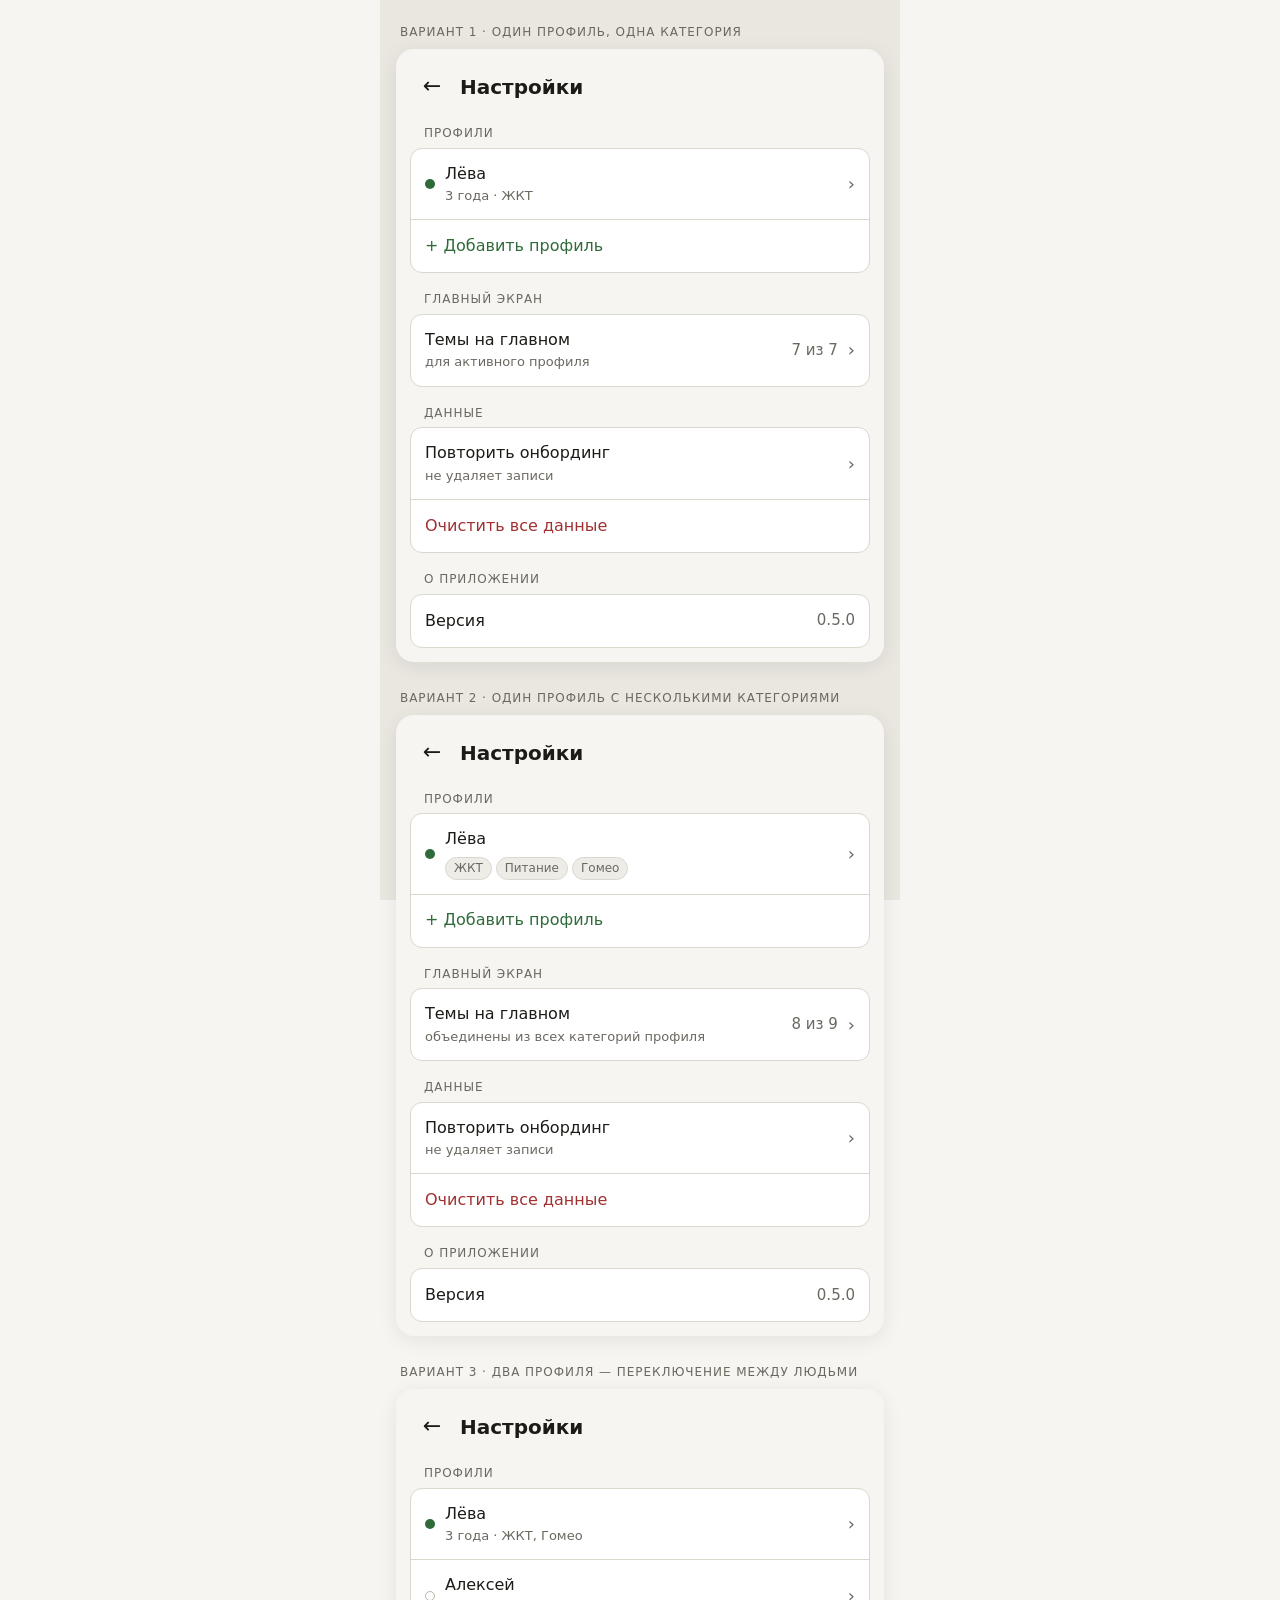
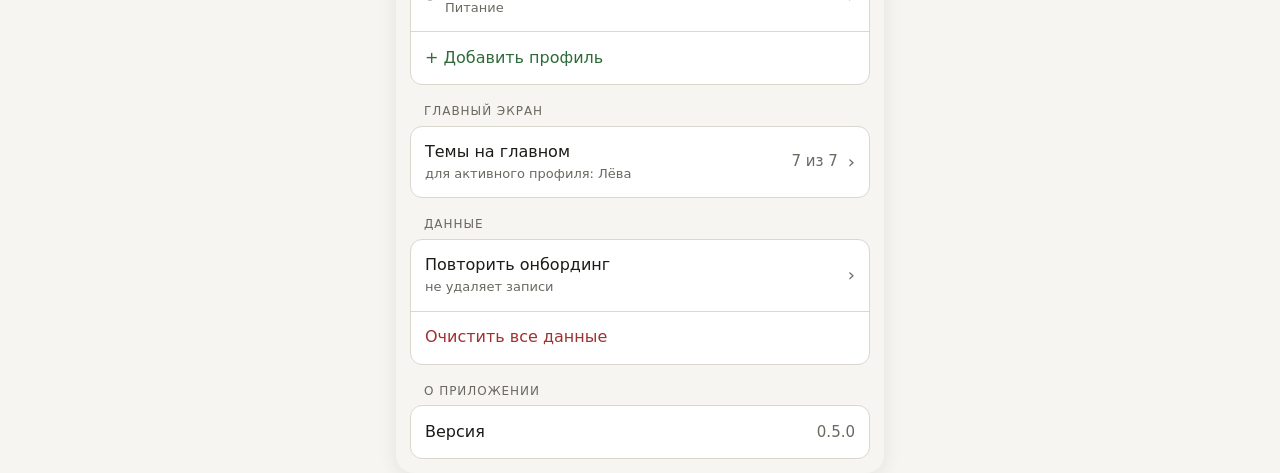
<file: mockups/settings.html>
<!doctype html>
<html lang="ru">
  <head>
    <meta charset="utf-8" />
    <meta name="viewport" content="width=device-width, initial-scale=1, viewport-fit=cover" />
    <title>Sandbox · Настройки</title>
    <link rel="stylesheet" href="../style.css" />
    <style>
      body {
        background: #e9e7e0;
        padding: 24px 16px 80px;
        max-width: 520px;
        margin: 0 auto;
      }
      .mockup-label {
        font-size: 12px;
        color: var(--ink-muted);
        text-transform: uppercase;
        letter-spacing: 0.08em;
        margin: 28px 0 8px 4px;
      }
      .mockup-label:first-child { margin-top: 0; }
      .mockup {
        background: var(--bg);
        border-radius: 18px;
        padding: 14px;
        box-shadow: 0 4px 20px rgba(0, 0, 0, 0.08);
      }

      .sg-label {
        font-size: 12px;
        text-transform: uppercase;
        letter-spacing: 0.08em;
        color: var(--ink-muted);
        margin: 18px 14px 6px;
      }
      .sg-label:first-of-type { margin-top: 4px; }
      .sg-group {
        background: var(--surface);
        border: 1px solid var(--border);
        border-radius: var(--radius);
        overflow: hidden;
      }
      .sg-row {
        display: flex;
        align-items: center;
        gap: 10px;
        padding: 14px;
        min-height: 52px;
        border-bottom: 1px solid var(--border);
        text-align: left;
        width: 100%;
        background: transparent;
        cursor: pointer;
      }
      .sg-row:last-child { border-bottom: 0; }
      .sg-row:active { background: var(--surface-alt); }
      .sg-row-main { flex: 1; min-width: 0; display: flex; flex-direction: column; gap: 2px; }
      .sg-row-title { font-size: 16px; color: var(--ink); }
      .sg-row-sub { font-size: 13px; color: var(--ink-muted); }
      .sg-row-value {
        font-size: 15px;
        color: var(--ink-muted);
        font-variant-numeric: tabular-nums;
      }
      .sg-row-chev { color: var(--ink-muted); font-size: 18px; line-height: 1; }
      .sg-row.danger .sg-row-title { color: var(--danger); }
      .sg-row.add .sg-row-title { color: var(--accent); }

      .sg-dot {
        width: 10px; height: 10px;
        border-radius: 999px;
        flex: 0 0 auto;
      }
      .sg-dot.on { background: var(--accent); }
      .sg-dot.off {
        background: transparent;
        border: 1.5px solid var(--border-strong);
      }

      .sub-head {
        display: flex;
        align-items: center;
        gap: 8px;
        padding: 4px 2px 14px;
      }
      .sub-head h1 { margin: 0; font-size: 20px; flex: 1; }
      .btn-back {
        width: 40px; height: 40px;
        font-size: 22px;
        border-radius: 10px;
      }
      .btn-back:active { background: var(--surface-alt); }

      /* крошка категорий в sub-строке */
      .cat-chips {
        display: flex;
        flex-wrap: wrap;
        gap: 4px;
      }
      .cat-chip {
        font-size: 12px;
        color: var(--ink-muted);
        background: var(--surface-alt);
        border: 1px solid var(--border);
        padding: 2px 8px;
        border-radius: 999px;
      }
    </style>
  </head>
  <body>

    <!-- ====================================================================
         Вариант 1 — Один профиль (Лёва), одна категория (ЖКТ)
         ==================================================================== -->
    <div class="mockup-label">Вариант 1 · Один профиль, одна категория</div>
    <div class="mockup">
      <header class="sub-head">
        <button class="btn-back" type="button">←</button>
        <h1>Настройки</h1>
      </header>

      <div class="sg-label">Профили</div>
      <div class="sg-group">
        <button class="sg-row" type="button">
          <span class="sg-dot on" aria-hidden="true"></span>
          <div class="sg-row-main">
            <span class="sg-row-title">Лёва</span>
            <span class="sg-row-sub">3 года · ЖКТ</span>
          </div>
          <span class="sg-row-chev" aria-hidden="true">›</span>
        </button>
        <button class="sg-row add" type="button">
          <div class="sg-row-main">
            <span class="sg-row-title">+ Добавить профиль</span>
          </div>
        </button>
      </div>

      <div class="sg-label">Главный экран</div>
      <div class="sg-group">
        <button class="sg-row" type="button">
          <div class="sg-row-main">
            <span class="sg-row-title">Темы на главном</span>
            <span class="sg-row-sub">для активного профиля</span>
          </div>
          <span class="sg-row-value">7 из 7</span>
          <span class="sg-row-chev" aria-hidden="true">›</span>
        </button>
      </div>

      <div class="sg-label">Данные</div>
      <div class="sg-group">
        <button class="sg-row" type="button">
          <div class="sg-row-main">
            <span class="sg-row-title">Повторить онбординг</span>
            <span class="sg-row-sub">не удаляет записи</span>
          </div>
          <span class="sg-row-chev" aria-hidden="true">›</span>
        </button>
        <button class="sg-row danger" type="button">
          <div class="sg-row-main">
            <span class="sg-row-title">Очистить все данные</span>
          </div>
        </button>
      </div>

      <div class="sg-label">О приложении</div>
      <div class="sg-group">
        <div class="sg-row" style="cursor:default">
          <div class="sg-row-main">
            <span class="sg-row-title">Версия</span>
          </div>
          <span class="sg-row-value">0.5.0</span>
        </div>
      </div>
    </div>

    <!-- ====================================================================
         Вариант 2 — Один профиль (Лёва), три категории (ЖКТ + Питание + Гомео)
         ==================================================================== -->
    <div class="mockup-label">Вариант 2 · Один профиль с несколькими категориями</div>
    <div class="mockup">
      <header class="sub-head">
        <button class="btn-back" type="button">←</button>
        <h1>Настройки</h1>
      </header>

      <div class="sg-label">Профили</div>
      <div class="sg-group">
        <button class="sg-row" type="button">
          <span class="sg-dot on" aria-hidden="true"></span>
          <div class="sg-row-main">
            <span class="sg-row-title">Лёва</span>
            <div class="cat-chips" style="margin-top: 4px">
              <span class="cat-chip">ЖКТ</span>
              <span class="cat-chip">Питание</span>
              <span class="cat-chip">Гомео</span>
            </div>
          </div>
          <span class="sg-row-chev" aria-hidden="true">›</span>
        </button>
        <button class="sg-row add" type="button">
          <div class="sg-row-main">
            <span class="sg-row-title">+ Добавить профиль</span>
          </div>
        </button>
      </div>

      <div class="sg-label">Главный экран</div>
      <div class="sg-group">
        <button class="sg-row" type="button">
          <div class="sg-row-main">
            <span class="sg-row-title">Темы на главном</span>
            <span class="sg-row-sub">объединены из всех категорий профиля</span>
          </div>
          <span class="sg-row-value">8 из 9</span>
          <span class="sg-row-chev" aria-hidden="true">›</span>
        </button>
      </div>

      <div class="sg-label">Данные</div>
      <div class="sg-group">
        <button class="sg-row" type="button">
          <div class="sg-row-main">
            <span class="sg-row-title">Повторить онбординг</span>
            <span class="sg-row-sub">не удаляет записи</span>
          </div>
          <span class="sg-row-chev" aria-hidden="true">›</span>
        </button>
        <button class="sg-row danger" type="button">
          <div class="sg-row-main">
            <span class="sg-row-title">Очистить все данные</span>
          </div>
        </button>
      </div>

      <div class="sg-label">О приложении</div>
      <div class="sg-group">
        <div class="sg-row" style="cursor:default">
          <div class="sg-row-main">
            <span class="sg-row-title">Версия</span>
          </div>
          <span class="sg-row-value">0.5.0</span>
        </div>
      </div>
    </div>

    <!-- ====================================================================
         Вариант 3 — Два профиля (Лёва + Алексей) — переключение между людьми
         ==================================================================== -->
    <div class="mockup-label">Вариант 3 · Два профиля — переключение между людьми</div>
    <div class="mockup">
      <header class="sub-head">
        <button class="btn-back" type="button">←</button>
        <h1>Настройки</h1>
      </header>

      <div class="sg-label">Профили</div>
      <div class="sg-group">
        <button class="sg-row" type="button">
          <span class="sg-dot on" aria-hidden="true"></span>
          <div class="sg-row-main">
            <span class="sg-row-title">Лёва</span>
            <span class="sg-row-sub">3 года · ЖКТ, Гомео</span>
          </div>
          <span class="sg-row-chev" aria-hidden="true">›</span>
        </button>
        <button class="sg-row" type="button">
          <span class="sg-dot off" aria-hidden="true"></span>
          <div class="sg-row-main">
            <span class="sg-row-title">Алексей</span>
            <span class="sg-row-sub">Питание</span>
          </div>
          <span class="sg-row-chev" aria-hidden="true">›</span>
        </button>
        <button class="sg-row add" type="button">
          <div class="sg-row-main">
            <span class="sg-row-title">+ Добавить профиль</span>
          </div>
        </button>
      </div>

      <div class="sg-label">Главный экран</div>
      <div class="sg-group">
        <button class="sg-row" type="button">
          <div class="sg-row-main">
            <span class="sg-row-title">Темы на главном</span>
            <span class="sg-row-sub">для активного профиля: Лёва</span>
          </div>
          <span class="sg-row-value">7 из 7</span>
          <span class="sg-row-chev" aria-hidden="true">›</span>
        </button>
      </div>

      <div class="sg-label">Данные</div>
      <div class="sg-group">
        <button class="sg-row" type="button">
          <div class="sg-row-main">
            <span class="sg-row-title">Повторить онбординг</span>
            <span class="sg-row-sub">не удаляет записи</span>
          </div>
          <span class="sg-row-chev" aria-hidden="true">›</span>
        </button>
        <button class="sg-row danger" type="button">
          <div class="sg-row-main">
            <span class="sg-row-title">Очистить все данные</span>
          </div>
        </button>
      </div>

      <div class="sg-label">О приложении</div>
      <div class="sg-group">
        <div class="sg-row" style="cursor:default">
          <div class="sg-row-main">
            <span class="sg-row-title">Версия</span>
          </div>
          <span class="sg-row-value">0.5.0</span>
        </div>
      </div>
    </div>

  </body>
</html>
</file>
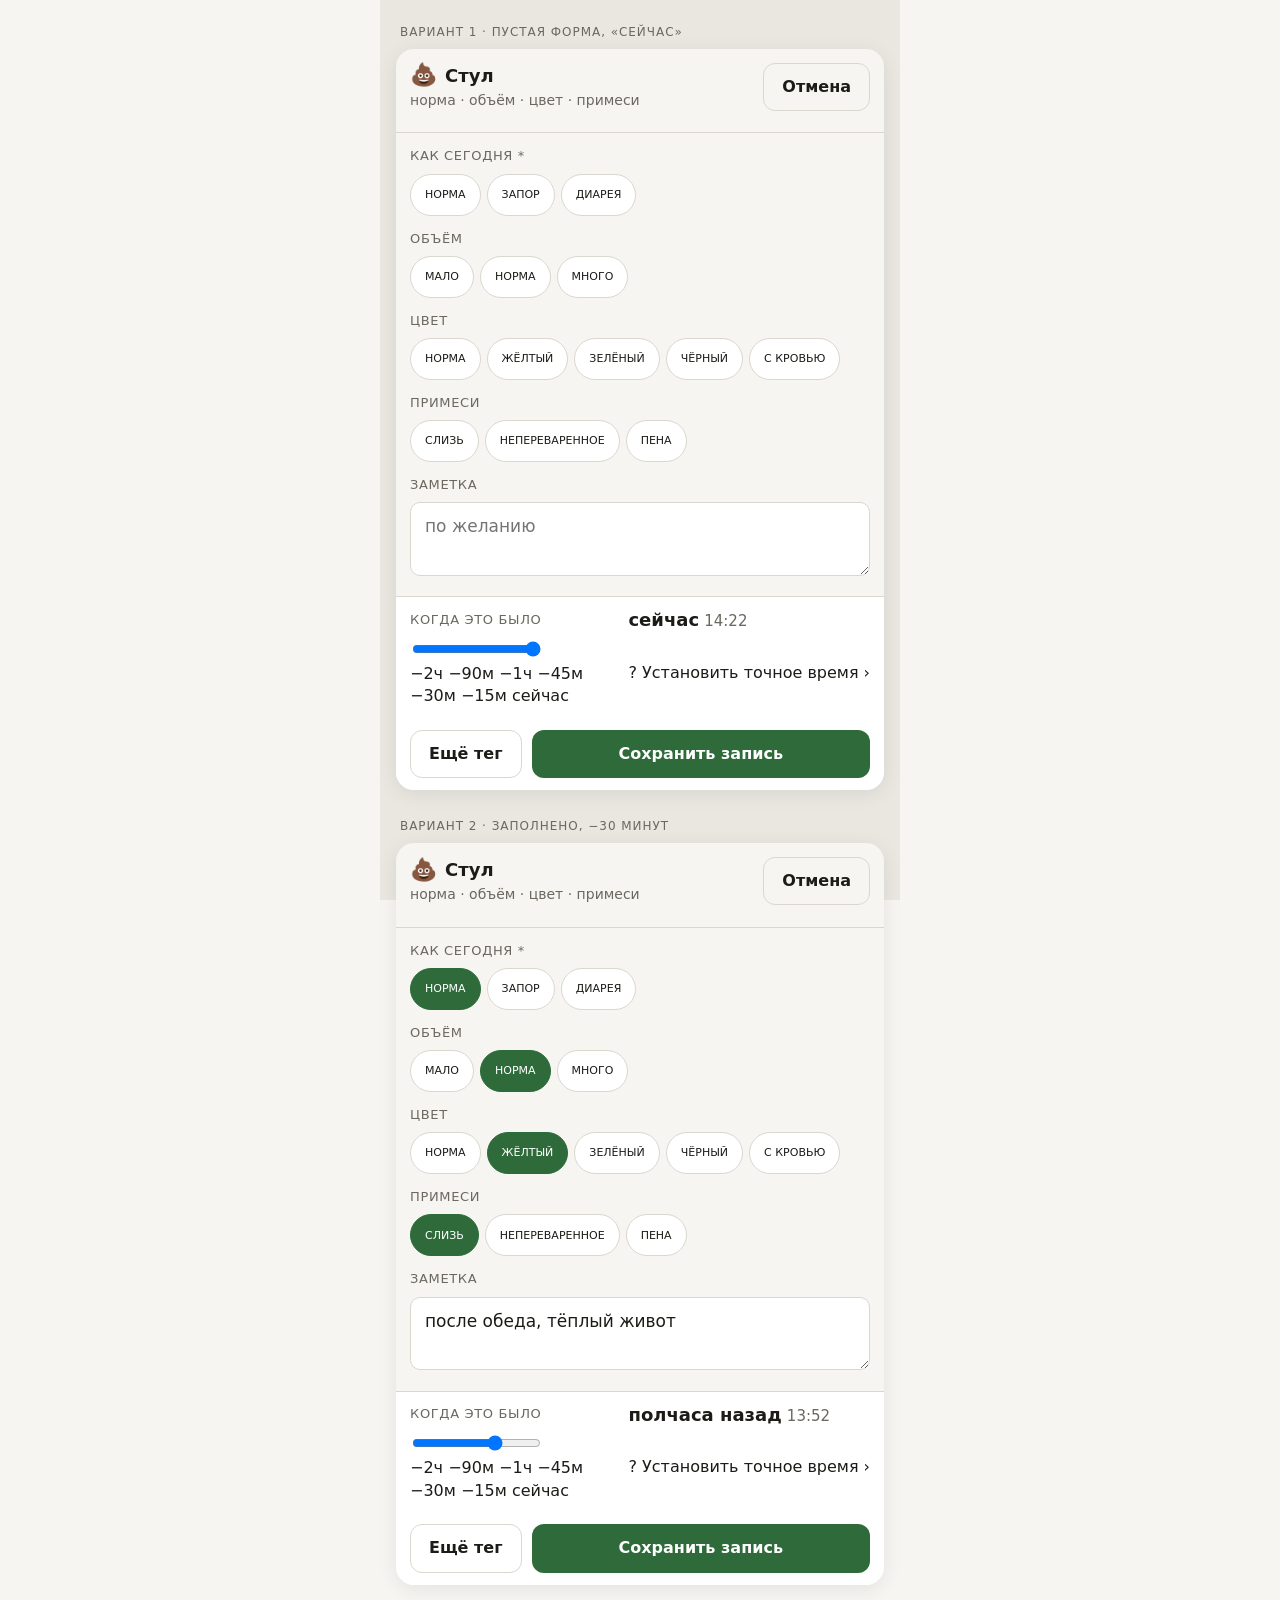
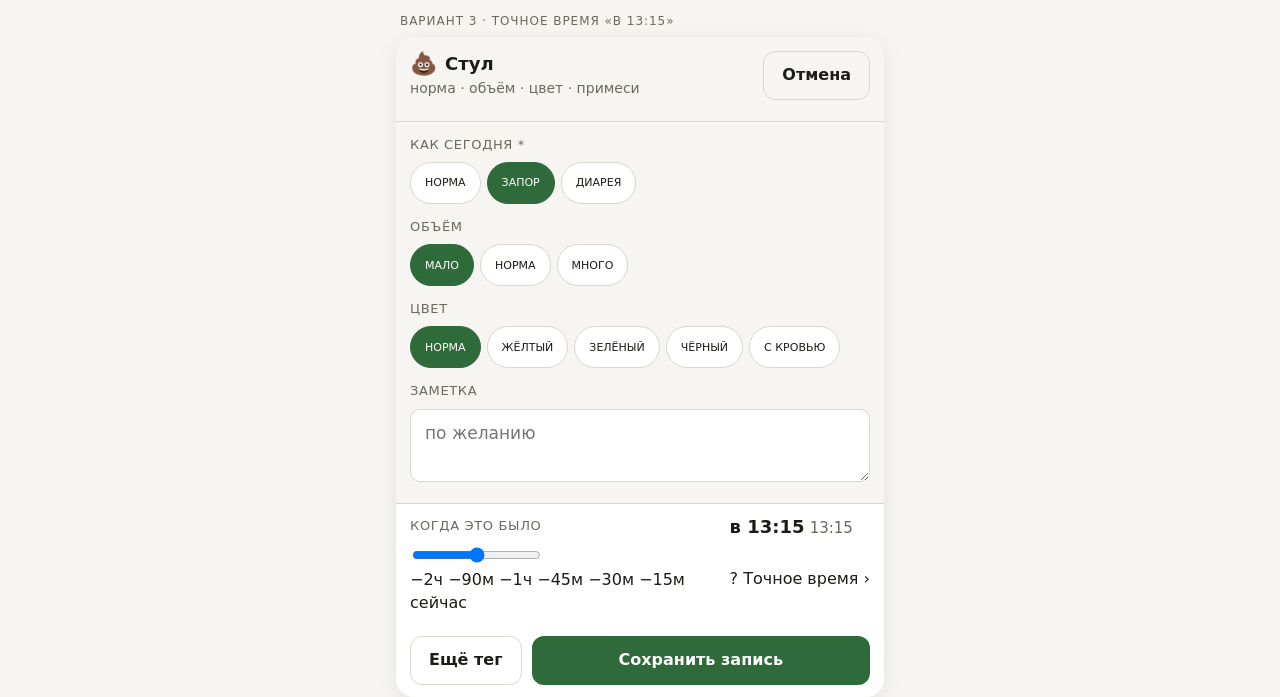
<file: mockups/sheet-stool.html>
<!doctype html>
<html lang="ru">
    <head>
        <meta charset="utf-8" />
        <meta
            name="viewport"
            content="width=device-width, initial-scale=1, viewport-fit=cover"
        />
        <title>Sandbox · Стул</title>
        <link rel="stylesheet" href="../style.css" />
        <style>
            /* mockup-only overrides: для статичной вёрстки отключаем fixed/fullscreen режим sheet'а
       и даём ему плыть по странице. Никаких правок в основном style.css. */
            body {
                background: #e9e7e0;
                padding: 24px 16px 80px;
                max-width: 520px;
                margin: 0 auto;
            }
            .mockup-label {
                font-size: 12px;
                color: var(--ink-muted);
                text-transform: uppercase;
                letter-spacing: 0.08em;
                margin: 28px 0 8px 4px;
            }
            .mockup-label:first-child {
                margin-top: 0;
            }
            /* sheet без fullscreen-backdrop: показываем как карточку */
            .mockup .sheet {
                max-height: none;
                animation: none;
                box-shadow: 0 4px 20px rgba(0, 0, 0, 0.08);
                border-radius: 18px;
            }
            /* range thumb position для статичных состояний: зеркалим то, что делает JS через --fill */
            input[type="range"][data-mockup-fill] {
                --fill: var(--mf, 100%);
            }
            /* иконка типа в заголовке sheet'а — тот же эмоджи, что на плитке главной */
            .sheet-title h2 {
                display: inline-flex;
                align-items: center;
                gap: 8px;
            }
            .sheet-title-icon {
                font-size: 22px;
                line-height: 1;
            }
            /* теги — капсом и компактнее */
            .opt {
                font-size: 11px;
                text-transform: uppercase;
            }
            .opt-row {
                gap: 6px;
            }
            /* «сейчас» — меньше, но bold */
            .time-readout-label {
                font-size: 18px;
                font-weight: 700;
            }
            /* убираем линии вокруг «Установить точное время» */
            .time-exact {
                border-top: 0;
            }
            .sheet-foot {
                border-top: 0;
            }
        </style>
    </head>
    <body>
        <!-- ======================================================================
       Вариант 1 — Пустая форма (sheet только открылась, ничего не выбрано)
       ====================================================================== -->
        <div class="mockup-label">Вариант 1 · Пустая форма, «сейчас»</div>
        <div class="mockup">
            <div class="sheet">
                <header class="sheet-head">
                    <div class="sheet-title">
                        <h2>
                            <span class="sheet-title-icon" aria-hidden="true"
                                >💩</span
                            >Стул
                        </h2>
                        <p class="muted">норма · объём · цвет · примеси</p>
                    </div>
                    <button class="btn-ghost" type="button">Отмена</button>
                </header>

                <div class="sheet-body">
                    <div class="field">
                        <div class="lbl">Как сегодня *</div>
                        <div class="opt-row">
                            <button class="opt" type="button">норма</button>
                            <button class="opt" type="button">запор</button>
                            <button class="opt" type="button">диарея</button>
                        </div>
                    </div>
                    <div class="field">
                        <div class="lbl">Объём</div>
                        <div class="opt-row">
                            <button class="opt" type="button">мало</button>
                            <button class="opt" type="button">норма</button>
                            <button class="opt" type="button">много</button>
                        </div>
                    </div>
                    <div class="field">
                        <div class="lbl">Цвет</div>
                        <div class="opt-row">
                            <button class="opt" type="button">норма</button>
                            <button class="opt" type="button">жёлтый</button>
                            <button class="opt" type="button">зелёный</button>
                            <button class="opt" type="button">чёрный</button>
                            <button class="opt" type="button">с кровью</button>
                        </div>
                    </div>
                    <div class="field">
                        <div class="lbl">Примеси</div>
                        <div class="opt-row">
                            <button class="opt" type="button">слизь</button>
                            <button class="opt" type="button">
                                непереваренное
                            </button>
                            <button class="opt" type="button">пена</button>
                        </div>
                    </div>
                    <div class="field">
                        <div class="lbl">Заметка</div>
                        <textarea rows="2" placeholder="по желанию"></textarea>
                    </div>
                </div>

                <div class="sheet-time">
                    <span class="lbl">Когда это было</span>
                    <div class="time-readout">
                        <span class="time-readout-label">сейчас</span>
                        <span class="time-readout-time">14:22</span>
                    </div>
                    <div class="time-slider">
                        <input
                            type="range"
                            min="0"
                            max="6"
                            step="1"
                            value="6"
                            data-mockup-fill
                            style="--mf: 100%"
                            aria-label="Ретро-сдвиг"
                        />
                        <div class="time-slider-ticks">
                            <button type="button">−2ч</button>
                            <button type="button">−90м</button>
                            <button type="button">−1ч</button>
                            <button type="button">−45м</button>
                            <button type="button">−30м</button>
                            <button type="button">−15м</button>
                            <button type="button" class="active">сейчас</button>
                        </div>
                    </div>
                    <label class="time-exact">
                        <span class="time-exact-icon" aria-hidden="true"
                            >?</span
                        >
                        <span class="time-exact-label"
                            >Установить точное время</span
                        >
                        <span class="time-exact-chevron" aria-hidden="true"
                            >›</span
                        >
                    </label>
                </div>

                <footer class="sheet-foot">
                    <button class="btn-ghost" type="button">Ещё тег</button>
                    <button class="btn-primary" type="button">
                        Сохранить запись
                    </button>
                </footer>
            </div>
        </div>

        <!-- ======================================================================
       Вариант 2 — Типовая заполненная запись, слайдер на −30м
       ====================================================================== -->
        <div class="mockup-label">Вариант 2 · Заполнено, −30 минут</div>
        <div class="mockup">
            <div class="sheet">
                <header class="sheet-head">
                    <div class="sheet-title">
                        <h2>
                            <span class="sheet-title-icon" aria-hidden="true"
                                >💩</span
                            >Стул
                        </h2>
                        <p class="muted">норма · объём · цвет · примеси</p>
                    </div>
                    <button class="btn-ghost" type="button">Отмена</button>
                </header>

                <div class="sheet-body">
                    <div class="field">
                        <div class="lbl">Как сегодня *</div>
                        <div class="opt-row">
                            <button class="opt selected" type="button">
                                норма
                            </button>
                            <button class="opt" type="button">запор</button>
                            <button class="opt" type="button">диарея</button>
                        </div>
                    </div>
                    <div class="field">
                        <div class="lbl">Объём</div>
                        <div class="opt-row">
                            <button class="opt" type="button">мало</button>
                            <button class="opt selected" type="button">
                                норма
                            </button>
                            <button class="opt" type="button">много</button>
                        </div>
                    </div>
                    <div class="field">
                        <div class="lbl">Цвет</div>
                        <div class="opt-row">
                            <button class="opt" type="button">норма</button>
                            <button class="opt selected" type="button">
                                жёлтый
                            </button>
                            <button class="opt" type="button">зелёный</button>
                            <button class="opt" type="button">чёрный</button>
                            <button class="opt" type="button">с кровью</button>
                        </div>
                    </div>
                    <div class="field">
                        <div class="lbl">Примеси</div>
                        <div class="opt-row">
                            <button class="opt selected" type="button">
                                слизь
                            </button>
                            <button class="opt" type="button">
                                непереваренное
                            </button>
                            <button class="opt" type="button">пена</button>
                        </div>
                    </div>
                    <div class="field">
                        <div class="lbl">Заметка</div>
                        <textarea rows="2" placeholder="по желанию">
после обеда, тёплый живот</textarea
                        >
                    </div>
                </div>

                <div class="sheet-time">
                    <span class="lbl">Когда это было</span>
                    <div class="time-readout">
                        <span class="time-readout-label">полчаса назад</span>
                        <span class="time-readout-time">13:52</span>
                    </div>
                    <div class="time-slider">
                        <input
                            type="range"
                            min="0"
                            max="6"
                            step="1"
                            value="4"
                            data-mockup-fill
                            style="--mf: 66.666%"
                            aria-label="Ретро-сдвиг"
                        />
                        <div class="time-slider-ticks">
                            <button type="button">−2ч</button>
                            <button type="button">−90м</button>
                            <button type="button">−1ч</button>
                            <button type="button">−45м</button>
                            <button type="button" class="active">−30м</button>
                            <button type="button">−15м</button>
                            <button type="button">сейчас</button>
                        </div>
                    </div>
                    <label class="time-exact">
                        <span class="time-exact-icon" aria-hidden="true"
                            >?</span
                        >
                        <span class="time-exact-label"
                            >Установить точное время</span
                        >
                        <span class="time-exact-chevron" aria-hidden="true"
                            >›</span
                        >
                    </label>
                </div>

                <footer class="sheet-foot">
                    <button class="btn-ghost" type="button">Ещё тег</button>
                    <button class="btn-primary" type="button">
                        Сохранить запись
                    </button>
                </footer>
            </div>
        </div>

        <!-- ======================================================================
       Вариант 3 — Custom-time mode (escape-строка активна, точное время «в 13:15»)
       ====================================================================== -->
        <div class="mockup-label">Вариант 3 · Точное время «в 13:15»</div>
        <div class="mockup">
            <div class="sheet">
                <header class="sheet-head">
                    <div class="sheet-title">
                        <h2>
                            <span class="sheet-title-icon" aria-hidden="true"
                                >💩</span
                            >Стул
                        </h2>
                        <p class="muted">норма · объём · цвет · примеси</p>
                    </div>
                    <button class="btn-ghost" type="button">Отмена</button>
                </header>

                <div class="sheet-body">
                    <div class="field">
                        <div class="lbl">Как сегодня *</div>
                        <div class="opt-row">
                            <button class="opt" type="button">норма</button>
                            <button class="opt selected" type="button">
                                запор
                            </button>
                            <button class="opt" type="button">диарея</button>
                        </div>
                    </div>
                    <div class="field">
                        <div class="lbl">Объём</div>
                        <div class="opt-row">
                            <button class="opt selected" type="button">
                                мало
                            </button>
                            <button class="opt" type="button">норма</button>
                            <button class="opt" type="button">много</button>
                        </div>
                    </div>
                    <div class="field">
                        <div class="lbl">Цвет</div>
                        <div class="opt-row">
                            <button class="opt selected" type="button">
                                норма
                            </button>
                            <button class="opt" type="button">жёлтый</button>
                            <button class="opt" type="button">зелёный</button>
                            <button class="opt" type="button">чёрный</button>
                            <button class="opt" type="button">с кровью</button>
                        </div>
                    </div>
                    <div class="field">
                        <div class="lbl">Заметка</div>
                        <textarea rows="2" placeholder="по желанию"></textarea>
                    </div>
                </div>

                <div class="sheet-time">
                    <span class="lbl">Когда это было</span>
                    <div class="time-readout">
                        <span class="time-readout-label">в 13:15</span>
                        <span class="time-readout-time">13:15</span>
                    </div>
                    <div class="time-slider">
                        <input
                            type="range"
                            min="0"
                            max="6"
                            step="1"
                            value="3"
                            data-mockup-fill
                            style="--mf: 50%"
                            aria-label="Ретро-сдвиг"
                        />
                        <div class="time-slider-ticks">
                            <button type="button">−2ч</button>
                            <button type="button">−90м</button>
                            <button type="button">−1ч</button>
                            <button type="button">−45м</button>
                            <button type="button">−30м</button>
                            <button type="button">−15м</button>
                            <button type="button">сейчас</button>
                        </div>
                    </div>
                    <label class="time-exact active">
                        <span class="time-exact-icon" aria-hidden="true"
                            >?</span
                        >
                        <span class="time-exact-label">Точное время</span>
                        <span class="time-exact-chevron" aria-hidden="true"
                            >›</span
                        >
                    </label>
                </div>

                <footer class="sheet-foot">
                    <button class="btn-ghost" type="button">Ещё тег</button>
                    <button class="btn-primary" type="button">
                        Сохранить запись
                    </button>
                </footer>
            </div>
        </div>
    </body>
</html>
</file>
<file: style.css>
:root {
  --bg: #f6f5f2;
  --surface: #ffffff;
  --surface-alt: #eeece6;
  --ink: #1d1b17;
  --ink-muted: #6b6860;
  --accent: #2f6b3a;
  --accent-ink: #ffffff;
  --danger: #a13030;
  --border: #dad7ce;
  --border-strong: #b9b4a7;
  --focus: #2f6b3a;
  --radius: 12px;
  --radius-lg: 18px;
  --shadow: 0 1px 2px rgba(0,0,0,0.04), 0 2px 6px rgba(0,0,0,0.04);
  --font: -apple-system, BlinkMacSystemFont, "SF Pro Text", "Inter", system-ui, sans-serif;
}

* { box-sizing: border-box; }

html, body {
  margin: 0;
  padding: 0;
  height: 100%;
  background: var(--bg);
  color: var(--ink);
  font-family: var(--font);
  font-size: 16px;
  line-height: 1.4;
  -webkit-text-size-adjust: 100%;
  -webkit-font-smoothing: antialiased;
  text-rendering: optimizeLegibility;
}

body {
  padding-top: env(safe-area-inset-top);
  padding-bottom: env(safe-area-inset-bottom);
}

button, input, textarea {
  font: inherit;
  color: inherit;
}

button {
  background: none;
  border: none;
  cursor: pointer;
  padding: 0;
}

textarea, input[type="text"] {
  width: 100%;
  padding: 12px 14px;
  border: 1px solid var(--border);
  border-radius: 10px;
  background: var(--surface);
  resize: vertical;
  font-size: 17px;
  min-height: 44px;
}
textarea:focus, input:focus { outline: 2px solid var(--focus); outline-offset: 1px; }

.muted { color: var(--ink-muted); font-size: 14px; }
.hidden { display: none !important; }

#app { max-width: 720px; margin: 0 auto; padding: 16px 14px 80px; }

/* ---------- buttons ---------- */

.btn-primary, .btn-ghost, .btn-danger {
  padding: 12px 18px;
  border-radius: 12px;
  font-weight: 600;
  font-size: 16px;
  min-height: 48px;
  transition: background 0.1s;
}

.btn-primary {
  background: var(--accent);
  color: var(--accent-ink);
}
.btn-primary:active { background: #265a2f; }
.btn-primary:disabled { background: var(--border-strong); color: var(--surface); }

.btn-ghost {
  background: transparent;
  color: var(--ink);
  border: 1px solid var(--border);
}
.btn-ghost:active { background: var(--surface-alt); }

.btn-danger {
  background: transparent;
  color: var(--danger);
  border: 1px solid var(--border);
}
.btn-danger:active { background: #f7e6e6; }

.link {
  color: var(--accent);
  text-decoration: underline;
  background: none;
  padding: 4px 8px;
  font-size: 14px;
}
.link.danger { color: var(--danger); }

/* ---------- onboarding ---------- */

.onboarding {
  padding: 10px 4px 120px;
}
.onb-head {
  padding: 12px 4px 18px;
}
.onb-step {
  font-size: 13px;
  color: var(--ink-muted);
  letter-spacing: 0.05em;
  text-transform: uppercase;
  margin-bottom: 8px;
}
.onb-head h1 {
  margin: 0 0 4px;
  font-size: 24px;
}
.onb-body {
  padding: 4px 0 24px;
  display: flex;
  flex-direction: column;
  gap: 14px;
}
.onb-body .field .lbl { display: block; margin-bottom: 6px; color: var(--ink-muted); font-size: 13px; }
.onb-foot {
  position: fixed;
  bottom: 0; left: 0; right: 0;
  padding: 12px 16px calc(12px + env(safe-area-inset-bottom));
  background: linear-gradient(to top, var(--bg) 70%, transparent);
  display: flex;
  gap: 10px;
  max-width: 720px;
  margin: 0 auto;
}
.onb-foot .btn-primary { flex: 1; }
.onb-foot .btn-ghost { flex: 0 0 auto; }

/* ---------- main screen ---------- */

.main-head {
  display: flex;
  align-items: center;
  justify-content: space-between;
  padding: 4px 2px 18px;
}
.subject {
  display: flex;
  align-items: center;
  gap: 10px;
}
.subject-name {
  font-size: 18px;
  font-weight: 600;
}
.profile-pill {
  padding: 4px 10px;
  background: var(--surface-alt);
  border-radius: 999px;
  font-size: 13px;
  color: var(--ink-muted);
  border: 1px solid var(--border);
}
.history-link {
  color: var(--accent);
  font-size: 15px;
  padding: 8px 10px;
}

/* Переключатель профилей в header'е главного */
.profile-switcher {
  display: inline-flex;
  align-items: center;
  gap: 6px;
  padding: 6px 10px 6px 8px;
  border-radius: 10px;
  font-size: 17px;
  font-weight: 600;
  background: transparent;
  color: var(--ink);
}
.profile-switcher:active { background: var(--surface-alt); }
.profile-switcher-chev {
  font-size: 12px;
  color: var(--ink-muted);
}

.settings-link {
  color: var(--accent);
  font-size: 15px;
  padding: 8px 10px;
}

/* «Сегодня» header + inline-история */
.today-head {
  display: flex;
  align-items: center;
  justify-content: space-between;
  margin: 18px 2px 8px;
}
.today-head h2 {
  margin: 0;
  font-size: 13px;
  text-transform: uppercase;
  letter-spacing: 0.08em;
  color: var(--ink-muted);
}
.today .record-list { display: flex; flex-direction: column; gap: 10px; }
.history-inline {
  color: var(--accent);
  font-size: 14px;
  padding: 4px 6px;
  background: transparent;
}
.history-inline:active { background: var(--surface-alt); border-radius: 8px; }

.draft-banner {
  padding: 10px 14px;
  background: #fff4d4;
  border: 1px solid #e6d28a;
  border-radius: 10px;
  margin-bottom: 14px;
  display: flex;
  align-items: center;
  gap: 8px;
  font-size: 14px;
}
.draft-banner span:first-child { flex: 1; }

.compose h2, .today h2 {
  font-size: 13px;
  text-transform: uppercase;
  letter-spacing: 0.08em;
  color: var(--ink-muted);
  margin: 18px 2px 8px;
}

/* ---------- tile grid ---------- */

.tile-grid {
  display: grid;
  grid-template-columns: repeat(2, 1fr);
  gap: 10px;
}
.tile-grid.compact {
  grid-template-columns: repeat(3, 1fr);
}

.tile {
  background: var(--surface);
  border: 1px solid var(--border);
  border-radius: var(--radius);
  padding: 14px 14px 12px;
  display: flex;
  flex-direction: column;
  gap: 4px;
  text-align: left;
  min-height: 82px;
  transition: background 0.1s, border-color 0.1s;
}
.tile:active {
  background: var(--surface-alt);
  border-color: var(--border-strong);
}
.tile.selected {
  border-color: var(--accent);
  background: #eaf1ec;
}
.tile-icon {
  font-size: 22px;
}
.tile-label {
  font-weight: 600;
  font-size: 16px;
}
.tile-sub {
  font-size: 12px;
  color: var(--ink-muted);
  line-height: 1.3;
}

/* ---------- composer (inline on main) ---------- */

.composer {
  margin-top: 14px;
  padding: 14px;
  background: var(--surface);
  border: 1px solid var(--border);
  border-radius: var(--radius);
  box-shadow: var(--shadow);
  display: flex;
  flex-direction: column;
  gap: 12px;
}

.comment .lbl {
  display: block;
  font-size: 13px;
  color: var(--ink-muted);
  margin-bottom: 6px;
}

.compose-actions {
  display: flex;
  gap: 10px;
}
.compose-actions .btn-primary { flex: 1; }

/* ---------- chip stream ---------- */

.chip-stream {
  display: flex;
  flex-direction: column;
  gap: 8px;
}

.chip {
  display: flex;
  align-items: center;
  gap: 10px;
  background: var(--surface-alt);
  border: 1px solid var(--border);
  border-radius: 10px;
  padding: 10px 12px;
  text-align: left;
  width: 100%;
}
.chip:active { background: #e4e2db; }
.chip-stream.readonly .chip { pointer-events: none; }

.chip-icon { font-size: 20px; }
.chip-main { display: flex; flex-direction: column; gap: 2px; min-width: 0; flex: 1; }
.chip-label { font-weight: 600; font-size: 14px; }
.chip-sub {
  font-size: 13px;
  color: var(--ink-muted);
  overflow: hidden;
  text-overflow: ellipsis;
  display: -webkit-box;
  -webkit-line-clamp: 2;
  -webkit-box-orient: vertical;
}

/* ---------- record cards ---------- */

.record-list { display: flex; flex-direction: column; gap: 10px; }
.empty { padding: 10px 2px; }

.record-card {
  background: var(--surface);
  border: 1px solid var(--border);
  border-radius: var(--radius);
  padding: 12px 14px;
  display: flex;
  flex-direction: column;
  gap: 8px;
  cursor: pointer;
}
.record-card:active { background: var(--surface-alt); }
.record-head {
  display: flex;
  align-items: center;
  gap: 8px;
  font-size: 14px;
}
.record-time { font-weight: 600; }
.record-date { font-size: 13px; }
.grow { flex: 1; }
.edit-hint { color: var(--ink-muted); font-size: 14px; }
.record-comment {
  margin: 0;
  font-size: 14px;
  color: var(--ink-muted);
  font-style: italic;
}

.day-header {
  font-size: 12px;
  text-transform: uppercase;
  letter-spacing: 0.08em;
  color: var(--ink-muted);
  margin: 20px 2px 6px;
  scroll-margin-top: 88px;
  padding: 2px 6px;
  border-radius: 6px;
  transition: background 0.3s;
}
.day-header.flash {
  animation: day-flash 1.4s ease;
}
@keyframes day-flash {
  0% { background: rgba(47, 107, 58, 0.22); }
  100% { background: transparent; }
}

/* ---------- day strip (history navigation) ---------- */

.day-strip {
  position: sticky;
  top: 0;
  z-index: 10;
  background: var(--bg);
  margin: -4px -14px 10px;
  padding: 6px 0 8px;
  border-bottom: 1px solid var(--border);
}

.day-strip-inner {
  display: flex;
  gap: 4px;
  overflow-x: auto;
  overflow-y: visible;
  padding: 6px 14px;
  scroll-behavior: smooth;
  -webkit-overflow-scrolling: touch;
  scrollbar-width: none;
}
.day-strip-inner::-webkit-scrollbar { display: none; }

.day-chip {
  flex: 0 0 auto;
  width: 44px;
  display: flex;
  flex-direction: column;
  align-items: center;
  gap: 4px;
  padding: 2px 0 4px;
  border-radius: 8px;
  background: transparent;
}

.day-chip-wd {
  font-size: 11px;
  color: var(--ink-muted);
  letter-spacing: 0.04em;
  transition: color 0.15s;
}

.day-chip-circle {
  width: 34px;
  height: 34px;
  border-radius: 50%;
  border: 1px solid var(--border);
  display: flex;
  align-items: center;
  justify-content: center;
  font-size: 14px;
  color: var(--ink-muted);
  background: transparent;
  transition: background 0.15s, border-color 0.15s, color 0.15s, transform 0.12s;
}

.day-chip.filled .day-chip-circle {
  background: var(--accent);
  border-color: var(--accent);
  color: var(--accent-ink);
}
.day-chip.filled .day-chip-wd { color: var(--ink); }

/* Today = зелёная заливка + 2px прозрачный гэп + внешнее тёмно-зелёное кольцо */
.day-chip.today .day-chip-wd { color: var(--ink); font-weight: 600; }
.day-chip.today .day-chip-circle {
  background: var(--accent);
  border-color: var(--accent);
  color: var(--accent-ink);
  font-weight: 600;
  box-shadow: 0 0 0 2px var(--bg), 0 0 0 4px #1f4f28;
}

.day-chip.active:not(.today) .day-chip-wd { color: var(--accent); font-weight: 600; }
.day-chip.active:not(.today) .day-chip-circle { box-shadow: 0 0 0 2px var(--accent); }

.day-chip:active .day-chip-circle { transform: scale(0.92); }
.day-chip.bump .day-chip-circle { animation: chip-bump 0.32s ease; }

@keyframes chip-bump {
  0%, 100% { transform: scale(1); }
  45% { transform: scale(1.14); }
}

/* ---------- history header ---------- */

.sub-head {
  display: flex;
  align-items: center;
  gap: 8px;
  padding: 4px 2px 14px;
}
.sub-head h1 { margin: 0; font-size: 20px; flex: 1; }
.btn-back {
  width: 40px; height: 40px;
  font-size: 22px;
  border-radius: 10px;
}
.btn-back:active { background: var(--surface-alt); }

/* ---------- bottom sheet ---------- */

.sheet-backdrop {
  position: fixed;
  inset: 0;
  background: rgba(0,0,0,0.35);
  display: flex;
  justify-content: center;
  align-items: flex-end;
  z-index: 50;
  padding-top: env(safe-area-inset-top);
}

.sheet {
  background: var(--bg);
  width: 100%;
  max-width: 720px;
  max-height: 92vh;
  border-top-left-radius: 18px;
  border-top-right-radius: 18px;
  display: flex;
  flex-direction: column;
  overflow: hidden;
  animation: sheet-up 0.2s ease-out;
}
@keyframes sheet-up {
  from { transform: translateY(40px); opacity: 0.5; }
  to { transform: translateY(0); opacity: 1; }
}

.sheet-head {
  display: flex;
  align-items: flex-start;
  gap: 8px;
  padding: 14px 14px 8px;
  border-bottom: 1px solid var(--border);
}
.sheet-head .sheet-title { flex: 1; min-width: 0; }
.sheet-head h2 { margin: 0; font-size: 18px; }
.sheet-head .muted { margin-top: 2px; }

.sheet-body {
  padding: 14px;
  overflow-y: auto;
  flex: 1;
  display: flex;
  flex-direction: column;
  gap: 14px;
}

.sheet-time {
  padding: 10px 14px;
  border-top: 1px solid var(--border);
  background: var(--surface);
  display: grid;
  grid-template-columns: 1fr auto;
  row-gap: 6px;
  column-gap: 10px;
  align-items: center;
}
.sheet-time .lbl {
  grid-column: 1;
  grid-row: 1;
  font-size: 13px;
  color: var(--ink-muted);
  text-transform: uppercase;
  letter-spacing: 0.05em;
}

.time-chips {
  grid-column: 1 / -1;
  grid-row: 2;
  display: flex;
  flex-wrap: nowrap;
  gap: 6px;
  overflow-x: auto;
  scrollbar-width: none;
}
.time-chips::-webkit-scrollbar { display: none; }
.time-chip {
  position: relative;
  padding: 6px 12px;
  border-radius: 999px;
  border: 1px solid var(--border);
  background: var(--surface);
  font-size: 13px;
  color: var(--ink);
  cursor: pointer;
  font-variant-numeric: tabular-nums;
  display: inline-flex;
  align-items: center;
  min-height: 32px;
}
.time-chip:active { background: var(--surface-alt); }
.time-chip.active {
  background: var(--accent);
  color: var(--accent-ink);
  border-color: var(--accent);
}
.time-chip-exact input[type="time"] {
  position: absolute;
  inset: 0;
  opacity: 0;
  border: 0;
  padding: 0;
  margin: 0;
  background: transparent;
  cursor: pointer;
  -webkit-appearance: none;
  appearance: none;
}

.time-readout-time {
  grid-column: 2;
  grid-row: 1;
  font-size: 15px;
  color: var(--ink-muted);
  font-variant-numeric: tabular-nums;
}
.time-chip { flex-shrink: 0; }

.sheet-foot {
  padding: 12px 14px calc(12px + env(safe-area-inset-bottom));
  border-top: 1px solid var(--border);
  background: var(--surface);
  display: flex;
  gap: 10px;
}
.sheet-foot .btn-primary { flex: 1; }

/* ---------- fields ---------- */

.field .lbl {
  display: block;
  font-size: 13px;
  color: var(--ink-muted);
  margin-bottom: 8px;
  text-transform: uppercase;
  letter-spacing: 0.05em;
}
.opt-row {
  display: flex;
  flex-wrap: wrap;
  gap: 8px;
}
.opt {
  padding: 10px 14px;
  border-radius: 999px;
  border: 1px solid var(--border);
  background: var(--surface);
  font-size: 15px;
  min-height: 42px;
}
.opt:active { background: var(--surface-alt); }
.opt.selected {
  background: var(--accent);
  color: var(--accent-ink);
  border-color: var(--accent);
}

/* ---------- export ---------- */

.export-summary {
  margin: 4px 0 0;
  font-size: 14px;
}

/* скрытая область для window.print() — видна только в print-контексте */
.export-view { display: none; }

@media print {
  @page { margin: 18mm 14mm; }
  html, body { background: #fff !important; }
  #app, .sheet-backdrop { display: none !important; }
  .export-view {
    display: block;
    color: #000;
    font: 11pt/1.45 -apple-system, "Helvetica Neue", Helvetica, Arial, sans-serif;
  }
  .export-view h1 { font-size: 18pt; margin: 0 0 2mm; }
  .export-view .export-meta { color: #444; font-size: 10pt; margin-bottom: 6mm; }
  .export-view .export-day { font-size: 13pt; margin: 6mm 0 2mm; border-bottom: 1px solid #ccc; padding-bottom: 1mm; }
  .export-view .export-record { margin: 0 0 4mm; page-break-inside: avoid; }
  .export-view .export-record-head { font-weight: 600; margin-bottom: 1mm; }
  .export-view .export-record-head .t { font-variant-numeric: tabular-nums; margin-right: 3mm; color: #333; }
  .export-view .export-field { margin-left: 6mm; }
  .export-view .export-field .fl { color: #555; }
  .export-view .export-comment { margin-left: 6mm; font-style: italic; color: #222; }
}

/* ==========================================================================
   Settings — iOS-style sectioned list
   ========================================================================== */

.sg-root { display: flex; flex-direction: column; }
.sg-label {
  font-size: 12px;
  text-transform: uppercase;
  letter-spacing: 0.08em;
  color: var(--ink-muted);
  margin: 18px 14px 6px;
}
.sg-label:first-of-type { margin-top: 4px; }
.sg-group {
  background: var(--surface);
  border: 1px solid var(--border);
  border-radius: var(--radius);
  overflow: hidden;
}
.sg-row {
  display: flex;
  align-items: center;
  gap: 10px;
  padding: 14px;
  min-height: 52px;
  border-bottom: 1px solid var(--border);
  text-align: left;
  width: 100%;
  background: transparent;
  cursor: pointer;
}
.sg-row:last-child { border-bottom: 0; }
.sg-row:active { background: var(--surface-alt); }
.sg-row.static { cursor: default; }
.sg-row-main { flex: 1; min-width: 0; display: flex; flex-direction: column; gap: 2px; }
.sg-row-title { font-size: 16px; color: var(--ink); }
.sg-row-sub { font-size: 13px; color: var(--ink-muted); }
.sg-row-value {
  font-size: 15px;
  color: var(--ink-muted);
  font-variant-numeric: tabular-nums;
}
.sg-row-chev { color: var(--ink-muted); font-size: 18px; line-height: 1; }
.sg-row.danger .sg-row-title { color: var(--danger); }
.sg-row.add .sg-row-title { color: var(--accent); }

.sg-dot {
  width: 10px; height: 10px;
  border-radius: 999px;
  flex: 0 0 auto;
}
.sg-dot.on { background: var(--accent); }
.sg-dot.off {
  background: transparent;
  border: 1.5px solid var(--border-strong);
}

/* form-rows внутри детального экрана профиля */
.sg-input-row {
  display: flex;
  align-items: center;
  gap: 10px;
  padding: 12px 14px;
  min-height: 52px;
  border-bottom: 1px solid var(--border);
  background: var(--surface);
}
.sg-input-row:last-child { border-bottom: 0; }
.sg-input-row .lbl {
  flex: 0 0 100px;
  font-size: 14px;
  color: var(--ink-muted);
  margin: 0;
  text-transform: none;
  letter-spacing: 0;
}
.sg-input-row input[type="text"],
.sg-input-row input[type="number"] {
  flex: 1;
  padding: 8px 10px;
  border: 0;
  background: transparent;
  font-size: 16px;
  min-height: 32px;
}
.sg-input-row input:focus { outline: 2px solid var(--focus); outline-offset: 2px; border-radius: 6px; }

/* Категории — multi-check список */
.cat-row {
  display: flex;
  align-items: center;
  gap: 12px;
  padding: 12px 14px;
  min-height: 56px;
  border-bottom: 1px solid var(--border);
  background: var(--surface);
  text-align: left;
  width: 100%;
  cursor: pointer;
}
.cat-row:last-child { border-bottom: 0; }
.cat-row:active { background: var(--surface-alt); }
.cat-row.off .cat-main { opacity: 0.5; }

.cat-check {
  width: 22px; height: 22px;
  border-radius: 6px;
  border: 1.5px solid var(--border-strong);
  flex: 0 0 auto;
  display: inline-flex;
  align-items: center;
  justify-content: center;
  background: var(--surface);
  color: var(--accent-ink);
  font-size: 14px;
}
.cat-check.on {
  background: var(--accent);
  border-color: var(--accent);
}
.cat-check.on::before { content: "✓"; }

.cat-icon { font-size: 20px; flex: 0 0 auto; }
.cat-main {
  flex: 1;
  min-width: 0;
  display: flex;
  flex-direction: column;
  gap: 2px;
}
.cat-label { font-size: 16px; font-weight: 500; }
.cat-sub { font-size: 12px; color: var(--ink-muted); }

/* ==========================================================================
   Темы на главном — drag list (в MVP1 кнопки ↑↓, drag-handle декоративный)
   ========================================================================== */

.tag-hint {
  padding: 10px 12px;
  background: #fff4d4;
  border: 1px solid #e6d28a;
  border-radius: 10px;
  font-size: 13px;
  color: var(--ink);
  margin: 0 0 14px;
}

.theme-list {
  background: var(--surface);
  border: 1px solid var(--border);
  border-radius: var(--radius);
  overflow: hidden;
}
.theme-row {
  display: flex;
  align-items: center;
  gap: 12px;
  padding: 12px 14px;
  min-height: 56px;
  border-bottom: 1px solid var(--border);
  background: var(--surface);
}
.theme-row:last-child { border-bottom: 0; }
.drag-handle {
  color: var(--border-strong);
  font-size: 18px;
  line-height: 0.8;
  user-select: none;
  padding: 2px 4px;
}
.theme-icon { font-size: 20px; flex: 0 0 auto; }
.theme-row-main {
  flex: 1;
  min-width: 0;
  display: flex;
  flex-direction: column;
  gap: 2px;
}
.theme-row-label { font-size: 16px; font-weight: 500; }
.theme-row-sub { font-size: 12px; color: var(--ink-muted); }
.theme-row-badge {
  font-size: 11px;
  text-transform: uppercase;
  letter-spacing: 0.05em;
  color: var(--ink-muted);
  background: var(--surface-alt);
  padding: 3px 8px;
  border-radius: 999px;
}
.theme-ctrl {
  display: inline-flex;
  gap: 4px;
  flex: 0 0 auto;
}
.theme-btn {
  width: 36px; height: 36px;
  border-radius: 8px;
  border: 1px solid var(--border);
  background: var(--surface);
  font-size: 16px;
  color: var(--ink);
}
.theme-btn:active:not(:disabled) { background: var(--surface-alt); }
.theme-btn:disabled { color: var(--border-strong); }
.theme-btn.theme-btn-text {
  width: auto;
  min-width: 44px;
  padding: 0 10px;
  font-size: 13px;
  font-weight: 500;
}
.theme-row.hidden-theme {
  background: var(--surface-alt);
}
.theme-row.hidden-theme .theme-icon,
.theme-row.hidden-theme .theme-row-label {
  opacity: 0.65;
}

.cutoff {
  display: flex;
  align-items: center;
  gap: 10px;
  padding: 8px 14px;
  background: var(--surface-alt);
  border-bottom: 1px solid var(--border);
  font-size: 12px;
  text-transform: uppercase;
  letter-spacing: 0.06em;
  color: var(--ink-muted);
}
.cutoff::before, .cutoff::after {
  content: "";
  flex: 1;
  height: 1px;
  background: var(--border-strong);
  opacity: 0.5;
}

/* ==========================================================================
   Переключатель профилей — bottom sheet
   ========================================================================== */

.profile-switcher-sheet {
  background: var(--surface);
  max-height: 70vh;
}
.sheet-handle {
  display: flex;
  justify-content: center;
  padding: 8px 0 4px;
}
.sheet-handle::before {
  content: "";
  width: 40px; height: 4px;
  border-radius: 999px;
  background: var(--border-strong);
}
.sheet-head-ps {
  padding: 6px 14px 12px;
  display: flex;
  align-items: center;
  justify-content: space-between;
  border-bottom: 1px solid var(--border);
}
.sheet-head-ps h2 {
  margin: 0;
  font-size: 17px;
}
.sheet-head-ps .btn-ghost {
  padding: 6px 10px;
  min-height: 0;
  font-size: 15px;
  border: 0;
}

.ps-list {
  display: flex;
  flex-direction: column;
  overflow-y: auto;
  flex: 1;
}
.ps-row {
  display: flex;
  align-items: center;
  gap: 12px;
  padding: 14px;
  min-height: 60px;
  background: transparent;
  border: 0;
  border-bottom: 1px solid var(--border);
  text-align: left;
  width: 100%;
  cursor: pointer;
}
.ps-row:last-child { border-bottom: 0; }
.ps-row:active { background: var(--surface-alt); }
.ps-row.active { background: #eaf1ec; }

.ps-dot {
  width: 12px; height: 12px;
  border-radius: 999px;
  flex: 0 0 auto;
}
.ps-dot.on { background: var(--accent); }
.ps-dot.off {
  background: transparent;
  border: 1.5px solid var(--border-strong);
}
.ps-main {
  flex: 1;
  min-width: 0;
  display: flex;
  flex-direction: column;
  gap: 3px;
}
.ps-name {
  font-size: 17px;
  font-weight: 600;
}
.ps-sub {
  font-size: 13px;
  color: var(--ink-muted);
}
.ps-check {
  color: var(--accent);
  font-size: 18px;
}
.ps-row.add .ps-name {
  color: var(--accent);
  font-weight: 500;
}
.ps-plus {
  width: 12px; height: 12px;
  display: inline-flex;
  align-items: center;
  justify-content: center;
  color: var(--accent);
  font-size: 18px;
  line-height: 1;
}

.settings-foot {
  display: flex;
  gap: 10px;
  padding: 14px;
}
.settings-foot .btn-primary { flex: 1; }

/* v3 theme-primary — profile detail flat list. */
.sg-label-row {
  display: flex;
  align-items: center;
  justify-content: space-between;
  gap: 8px;
}
.sg-label-row .link {
  background: none;
  border: 0;
  padding: 0;
  font: inherit;
  font-size: 13px;
  font-weight: 500;
  color: #3a5d3d;
  letter-spacing: 0;
  text-transform: none;
  cursor: pointer;
}
.themes-group .theme-row-v3 {
  display: flex;
  align-items: center;
  gap: 10px;
  padding: 10px 14px;
  border-bottom: 1px solid #dad7ce;
  background: #fff;
}
.themes-group .theme-row-v3:last-child { border-bottom: 0; }
.theme-row-v3 .theme-row-body {
  display: flex;
  align-items: center;
  gap: 12px;
  flex: 1;
  min-width: 0;
  background: none;
  border: 0;
  padding: 0;
  font: inherit;
  text-align: left;
  color: inherit;
  cursor: pointer;
}
.theme-row-v3 .theme-row-icon {
  font-size: 20px;
  line-height: 1;
}
.theme-row-v3 .theme-row-label {
  font-size: 15px;
  font-weight: 500;
  color: #1d1b17;
}
.theme-row-v3.off .theme-row-icon,
.theme-row-v3.off .theme-row-label {
  opacity: 0.55;
}

/* UISwitch */
.uiswitch {
  flex: 0 0 auto;
  width: 44px;
  height: 26px;
  border-radius: 13px;
  background: #d6d3c7;
  border: 0;
  padding: 0;
  position: relative;
  cursor: pointer;
  transition: background-color 0.18s ease;
}
.uiswitch.on { background: #3a5d3d; }
.uiswitch .uiswitch-knob {
  position: absolute;
  top: 2px;
  left: 2px;
  width: 22px;
  height: 22px;
  border-radius: 50%;
  background: #fff;
  box-shadow: 0 1px 2px rgba(0,0,0,0.18);
  transition: transform 0.18s ease;
}
.uiswitch.on .uiswitch-knob { transform: translateX(18px); }

/* v3 bottom sheets — Field-toggle & + Add */
.v3-sheet-backdrop {
  position: fixed;
  inset: 0;
  background: #1d1b1780;
  z-index: 1000;
  display: flex;
  align-items: flex-end;
  justify-content: center;
}
.v3-sheet {
  width: 100%;
  max-width: 500px;
  background: #f6f5f2;
  border-radius: 24px 24px 0 0;
  padding: 12px 20px 24px 20px;
  box-sizing: border-box;
  max-height: 85vh;
  overflow-y: auto;
  animation: v3-sheet-slide 0.22s ease-out;
}
.v3-sheet-tall { max-height: 92vh; }
@keyframes v3-sheet-slide {
  from { transform: translateY(100%); }
  to   { transform: translateY(0); }
}
.v3-sheet-handle {
  width: 40px;
  height: 5px;
  border-radius: 3px;
  background: #c9c6bc;
  margin: 0 auto 8px auto;
}
.v3-sheet-title-row {
  display: flex;
  align-items: center;
  justify-content: space-between;
  padding: 6px 0;
}
.v3-sheet-title-row h2 {
  margin: 0;
  font-size: 18px;
  font-weight: 700;
  color: #1d1b17;
}
.v3-sheet-hint {
  margin: 4px 0 14px 0;
  font-size: 12px;
  color: #6b6860;
  line-height: 1.35;
}
.v3-sheet-section-lbl {
  font-size: 11px;
  font-weight: 600;
  color: #6b6860;
  letter-spacing: 1px;
  padding: 14px 2px 6px 2px;
}
.v3-fields-card,
.v3-cats-card,
.v3-themes-card {
  background: #fff;
  border: 1px solid #dad7ce;
  border-radius: 12px;
  overflow: hidden;
}
.v3-field-row,
.v3-cat-row,
.v3-theme-toggle-row {
  display: flex;
  align-items: center;
  gap: 12px;
  padding: 12px 14px;
  border-bottom: 1px solid #dad7ce;
}
.v3-field-row:last-child,
.v3-cat-row:last-child,
.v3-theme-toggle-row:last-child { border-bottom: 0; }
.v3-field-info {
  display: flex;
  flex-direction: column;
  gap: 2px;
  flex: 1;
  min-width: 0;
}
.v3-field-title {
  font-size: 15px;
  font-weight: 500;
  color: #1d1b17;
}
.v3-field-sub {
  font-size: 12px;
  color: #6b6860;
  line-height: 1.3;
}
.v3-field-required {
  font-size: 12px;
  font-weight: 500;
  color: #b9b4a7;
}
.v3-cat-icon,
.v3-theme-icon {
  font-size: 20px;
  line-height: 1;
  flex: 0 0 auto;
}
.v3-cat-info {
  display: flex;
  flex-direction: column;
  gap: 2px;
  flex: 1;
  min-width: 0;
}
.v3-cat-label {
  font-size: 15px;
  font-weight: 600;
  color: #1d1b17;
}
.v3-cat-sub {
  font-size: 12px;
  color: #6b6860;
  line-height: 1.3;
}
.v3-theme-label {
  flex: 1;
  font-size: 15px;
  font-weight: 500;
  color: #1d1b17;
}

/* v3 banners (пустой профиль / новая тема) */
.v3-banner-wrap {
  display: flex;
  flex-direction: column;
  gap: 8px;
  padding: 0 14px 10px 14px;
}
.v3-banner {
  display: flex;
  align-items: center;
  gap: 10px;
  padding: 10px 12px;
  border-radius: 12px;
  background: #fff;
  border: 1px solid #dad7ce;
}
.v3-banner-empty { background: #fff8e8; border-color: #e8dcbe; }
.v3-banner-new   { background: #eef4eb; border-color: #c4d6c0; }
.v3-banner-icon { font-size: 20px; line-height: 1; }
.v3-banner-body {
  display: flex;
  flex-direction: column;
  gap: 2px;
  flex: 1;
  min-width: 0;
}
.v3-banner-title {
  font-size: 14px;
  font-weight: 600;
  color: #1d1b17;
}
.v3-banner-sub {
  font-size: 12px;
  color: #6b6860;
  line-height: 1.3;
}
.v3-banner .link.muted { color: #b9b4a7; }

/* ============================================================ */
/* Custom Types (phase 2.5) — «Свои темы» + конструктор темы/поля */
/* ============================================================ */

/* «+ Добавить» sheet — секция «Свои темы» */
.v3-own-card {
  background: #ffffff;
  border-radius: 12px;
  border: 1px solid #dad7ce;
  overflow: hidden;
}
.v3-own-row { display: flex; align-items: center; gap: 10px; padding: 12px 14px; border-bottom: 1px solid #eeece4; }
.v3-own-row:last-child { border-bottom: 0; }
.v3-own-row .v3-theme-label { flex: 1; min-width: 0; }
.v3-own-edit { font-size: 12px; font-weight: 600; color: #3D8B5E; background: none; border: 0; padding: 4px 6px; cursor: pointer; }
.v3-create-own-btn {
  display: flex; align-items: center; justify-content: center; gap: 8px;
  padding: 14px 16px; margin-top: 4px;
  background: #f6f5f2; border: 1.5px dashed #a8a196; border-radius: 12px;
  color: #3D8B5E; font-size: 15px; font-weight: 600; cursor: pointer;
  width: 100%;
}
.v3-create-own-btn:active { background: #eeece4; }

/* Полноэкранный конструктор темы */
.v3-fullscreen {
  position: fixed; inset: 0; background: #f6f5f2;
  z-index: 1000; display: flex; flex-direction: column;
  animation: v3-fullscreen-in 0.2s ease-out;
}
@keyframes v3-fullscreen-in { from { transform: translateY(100%); } to { transform: translateY(0); } }
.tc-head {
  display: flex; align-items: center; justify-content: space-between;
  padding: 12px 14px; padding-top: calc(12px + env(safe-area-inset-top));
  background: #f6f5f2;
  border-bottom: 1px solid #eeece4;
}
.tc-back {
  background: none; border: 0; font-size: 22px; color: #1d1b17;
  padding: 4px 8px; cursor: pointer;
}
.tc-head-title { font-size: 17px; font-weight: 600; color: #1d1b17; flex: 1; text-align: center; padding: 0 8px; }
.tc-save { background: none; border: 0; font-size: 15px; font-weight: 600; color: #a8a196; padding: 4px 8px; cursor: pointer; }
.tc-save.active { color: #3D8B5E; }
.tc-body { flex: 1; overflow-y: auto; padding: 14px; display: flex; flex-direction: column; gap: 12px; }

.tc-meta-card { background: #ffffff; border: 1px solid #dad7ce; border-radius: 12px; overflow: hidden; }
.tc-meta-row {
  display: flex; align-items: center; justify-content: space-between;
  padding: 12px 14px; gap: 12px; border-bottom: 1px solid #eeece4;
}
.tc-meta-row:last-child { border-bottom: 0; }
.tc-meta-lbl { font-size: 14px; color: #6b6860; flex: 0 0 auto; }
.tc-meta-icon {
  width: 44px; height: 44px; border-radius: 10px;
  background: #f6f5f2; border: 1px dashed #dad7ce;
  font-size: 22px; text-align: center;
  outline: none;
}
.tc-meta-icon:focus { border-style: solid; border-color: #3D8B5E; }
.tc-meta-input {
  border: 0; background: transparent; text-align: right; font-size: 15px;
  color: #1d1b17; font-family: inherit; outline: none; flex: 1; min-width: 0;
}
.tc-meta-input::placeholder { color: #c9c3b6; }

.tc-fields-head { display: flex; align-items: center; justify-content: space-between; padding: 4px 4px 0 4px; }
.tc-fields-lbl { font-size: 11px; font-weight: 600; letter-spacing: 1px; color: #6b6860; }
.tc-fields-list { display: flex; flex-direction: column; gap: 8px; }
.tc-field-row {
  background: #ffffff; border: 1px solid #dad7ce; border-radius: 12px;
  padding: 12px 14px; display: flex; align-items: center; gap: 10px;
}
.tc-field-info { flex: 1; min-width: 0; display: flex; flex-direction: column; gap: 2px; }
.tc-field-title { font-size: 15px; font-weight: 500; color: #1d1b17; }
.tc-field-sub { font-size: 12px; color: #8a8378; }
.tc-field-actions { display: flex; gap: 4px; }
.tc-field-btn {
  background: #f6f5f2; border: 1px solid #dad7ce; border-radius: 8px;
  width: 32px; height: 32px; display: flex; align-items: center; justify-content: center;
  font-size: 14px; color: #1d1b17; cursor: pointer;
}
.tc-field-btn:active { background: #eeece4; }
.tc-field-btn:disabled { color: #c9c3b6; cursor: default; }
.tc-fields-empty {
  background: #ffffff; border: 1px dashed #dad7ce; border-radius: 12px;
  padding: 28px 14px; display: flex; flex-direction: column; align-items: center; gap: 6px;
  text-align: center;
}
.tc-fields-empty-title { font-size: 14px; font-weight: 500; color: #8a8378; }
.tc-fields-empty-sub { font-size: 12px; color: #a8a196; line-height: 1.35; max-width: 260px; }

.tc-spacer { flex: 1; min-height: 16px; }
.tc-delete-btn {
  display: flex; align-items: center; justify-content: center; gap: 8px;
  padding: 14px 16px; background: #ffffff; border: 1px solid #dad7ce; border-radius: 12px;
  color: #b45309; font-size: 15px; font-weight: 600; cursor: pointer;
}
.tc-delete-btn:active { background: #fef3c7; }

/* Bottom-sheet конструктора поля */
.fe-sheet { gap: 12px; }
.fe-name-card { background: #ffffff; border: 1px solid #dad7ce; border-radius: 12px; padding: 10px 14px; display: flex; flex-direction: column; gap: 4px; }
.fe-name-lbl { font-size: 10px; font-weight: 600; letter-spacing: 1px; color: #8a8378; }
.fe-name-input { border: 0; background: transparent; font-size: 16px; color: #1d1b17; outline: none; font-family: inherit; padding: 0; }
.fe-name-input::placeholder { color: #c9c3b6; }

.fe-kind-seg { display: flex; background: #e5e2d8; border-radius: 10px; padding: 3px; gap: 0; }
.fe-kind {
  flex: 1; padding: 9px 8px; border: 0; background: transparent; border-radius: 8px;
  font-size: 13px; color: #8a8378; font-family: inherit; cursor: pointer;
}
.fe-kind.active { background: #ffffff; color: #1d1b17; font-weight: 600; box-shadow: 0 1px 2px rgba(0,0,0,0.1); }

.fe-req-row {
  display: flex; align-items: center; justify-content: space-between;
  background: #ffffff; border: 1px solid #dad7ce; border-radius: 12px; padding: 12px 14px;
}
.fe-req-lbl { font-size: 15px; color: #1d1b17; }

.fe-opt-head { display: flex; align-items: center; justify-content: space-between; padding: 4px 4px 2px 4px; }
.fe-opt-card { background: #ffffff; border: 1px solid #dad7ce; border-radius: 12px; overflow: hidden; }
.fe-opt-row { display: flex; align-items: center; gap: 8px; padding: 8px 12px; border-bottom: 1px solid #eeece4; }
.fe-opt-row:last-child { border-bottom: 0; }
.fe-opt-input { flex: 1; border: 0; background: transparent; font-size: 15px; color: #1d1b17; outline: none; font-family: inherit; padding: 4px 0; }
.fe-opt-input::placeholder { color: #c9c3b6; }

.fe-cta-row { display: flex; gap: 8px; margin-top: 4px; }
.fe-del-btn {
  padding: 14px 16px; background: #ffffff; border: 1px solid #dad7ce; border-radius: 12px;
  color: #b45309; font-size: 14px; font-weight: 500; cursor: pointer;
}
.fe-done-btn {
  flex: 1; padding: 14px 16px; background: #2f2a22; border: 0; border-radius: 12px;
  color: #ffffff; font-size: 15px; font-weight: 600; cursor: pointer; font-family: inherit;
}
</file>
